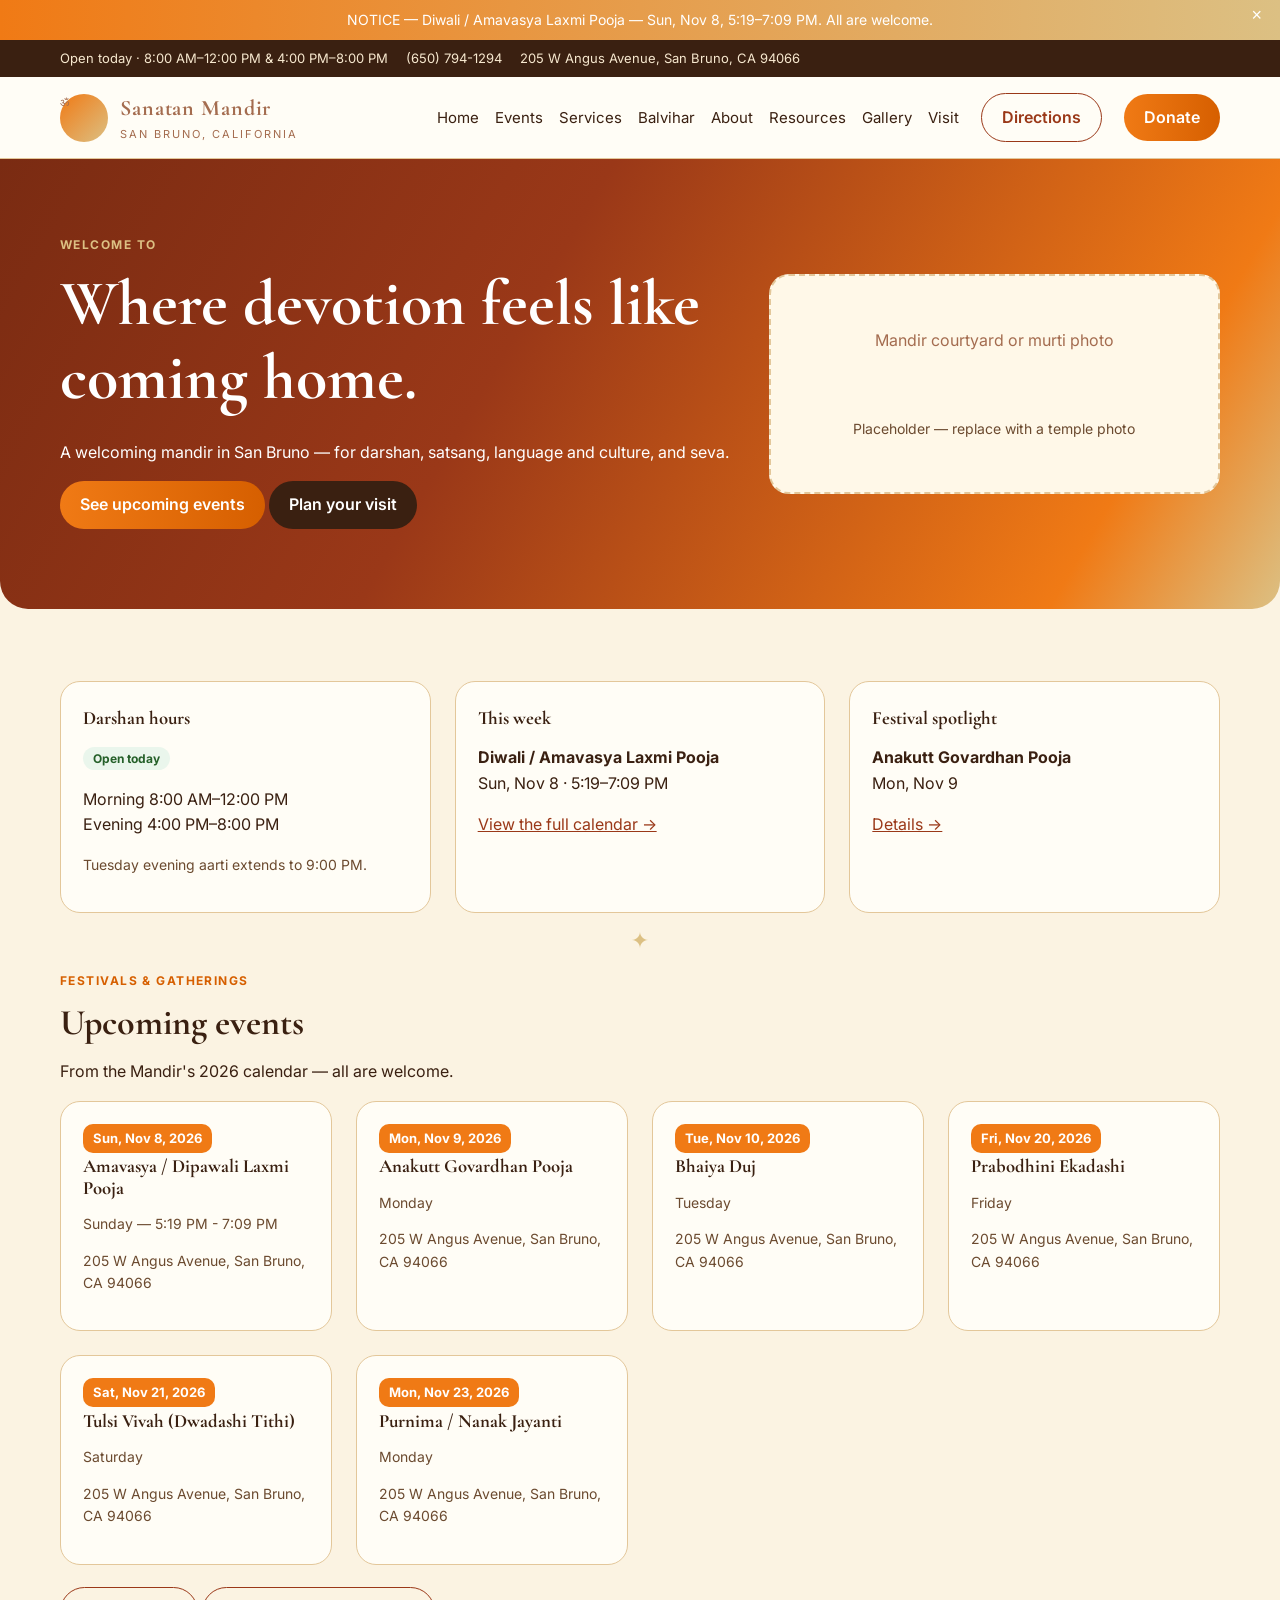
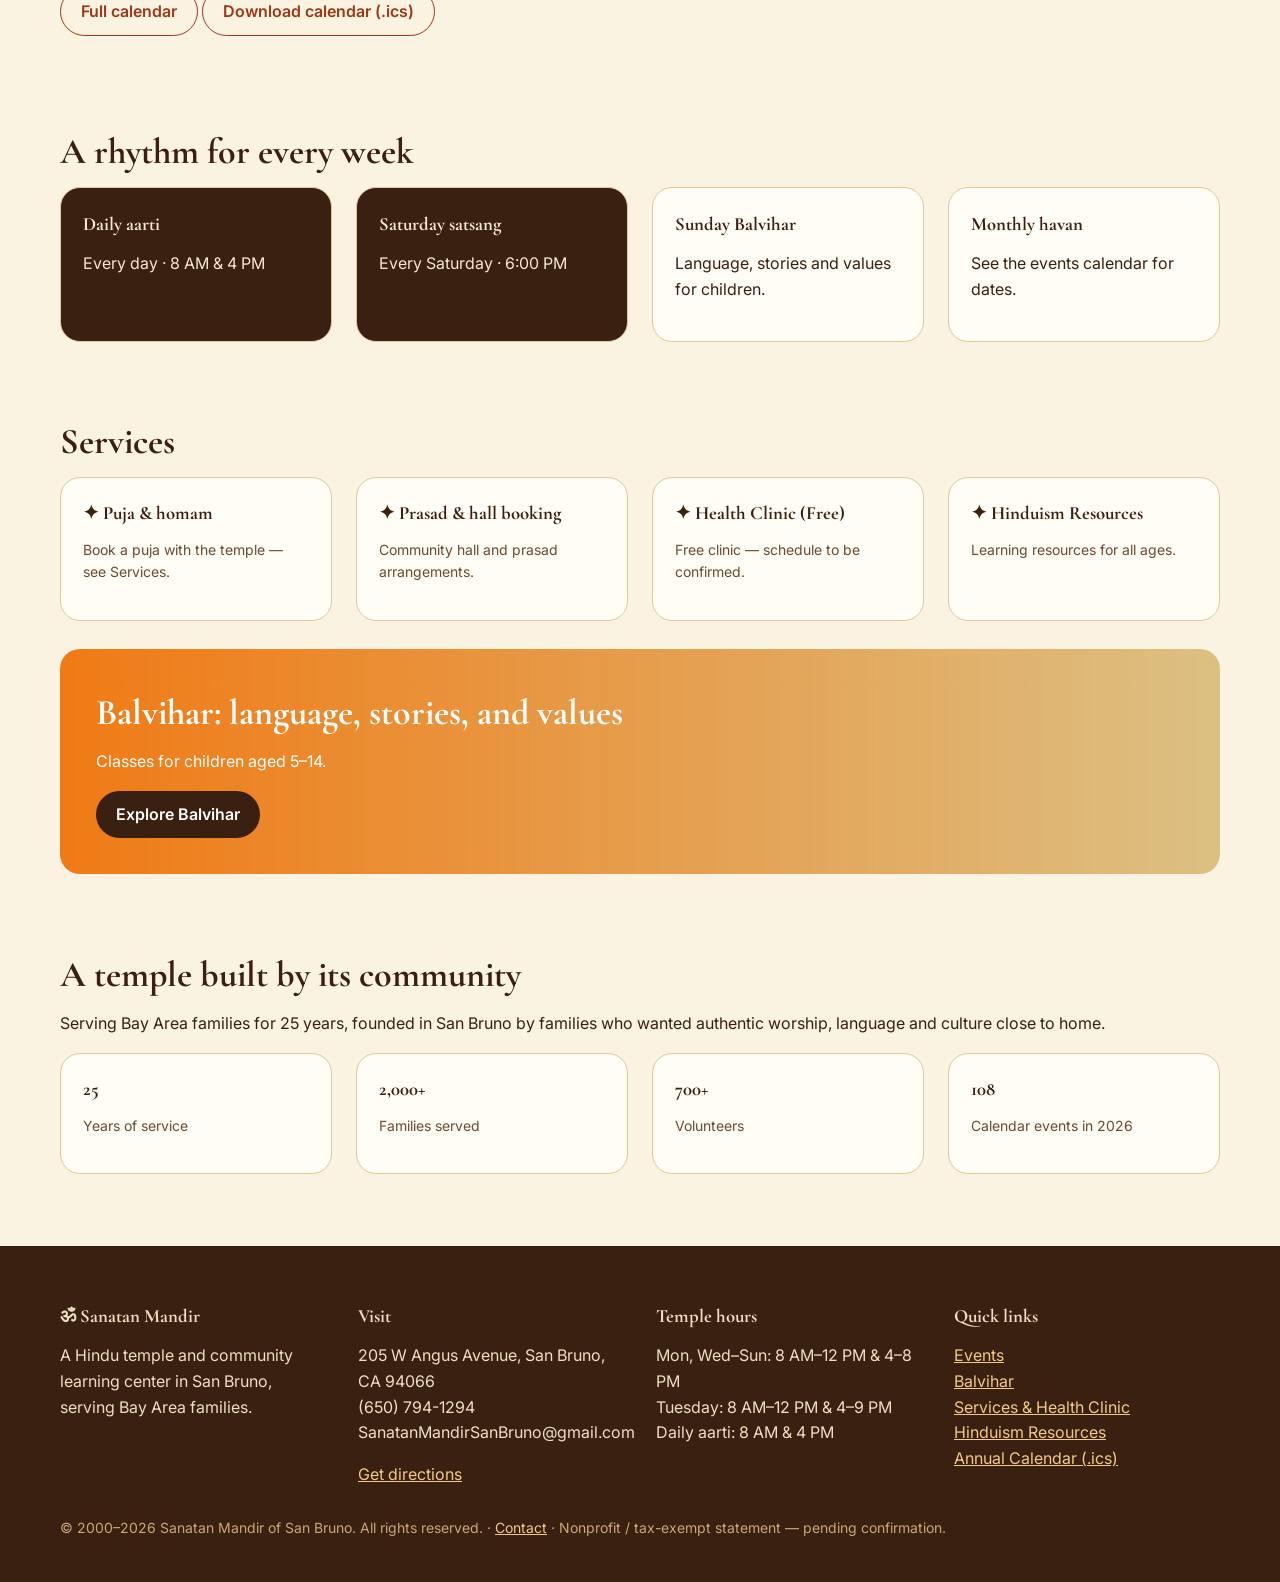
<file: index.html>
<!doctype html><html lang="en"><head><meta charset="utf-8"><meta name="viewport" content="width=device-width,initial-scale=1">
<title>Sanatan Mandir — San Bruno, California</title><link rel="preconnect" href="https://fonts.googleapis.com"><link href="https://fonts.googleapis.com/css2?family=Cormorant+Garamond:wght@600;700&family=Inter:wght@400;600;700&display=swap" rel="stylesheet"><link rel="stylesheet" href="assets/style.css"></head><body>
<div class="announce">NOTICE — Diwali / Amavasya Laxmi Pooja — Sun, Nov 8, 5:19–7:09 PM. All are welcome.<button data-dismiss aria-label="Dismiss">×</button></div>
<div class="utility"><div class="wrap"><span>Open today · 8:00 AM–12:00 PM &amp; 4:00 PM–8:00 PM</span><span>(650) 794-1294</span><span>205 W Angus Avenue, San Bruno, CA 94066</span></div></div>
<header class="site"><div class="wrap"><a class="logo" href="index.html"><span class="om">ॐ</span><span><b>Sanatan Mandir</b><span>SAN BRUNO, CALIFORNIA</span></span></a><nav class="main"><a href="index.html">Home</a><a href="events.html">Events</a><a href="services.html">Services</a><a href="balvihar.html">Balvihar</a><a href="about.html">About</a><a href="resources.html">Resources</a><a href="gallery.html">Gallery</a><a href="visit.html">Visit</a></nav><a class="btn" href="visit.html">Directions</a><a class="btn primary" href="donate.html">Donate</a></div></header><section class="hero"><div class="wrap"><div><p class="eyebrow" style="color:var(--gold)">Welcome to</p><h1>Where devotion feels like coming home.</h1><p>A welcoming mandir in San Bruno — for darshan, satsang, language and culture, and seva.</p><p><a class="btn primary" href="events.html">See upcoming events</a> <a class="btn dark" href="visit.html">Plan your visit</a></p></div><div class="ph">Mandir courtyard or murti photo<br><span class="small">Placeholder — replace with a temple photo</span></div></div></section>
<section class="section"><div class="wrap"><div class="grid">
<div class="card"><h3>Darshan hours</h3><p><span class="chip">Open today</span></p><p>Morning 8:00 AM–12:00 PM<br>Evening 4:00 PM–8:00 PM</p><p class="small">Tuesday evening aarti extends to 9:00 PM.</p></div>
<div class="card"><h3>This week</h3><p><strong>Diwali / Amavasya Laxmi Pooja</strong><br>Sun, Nov 8 · 5:19–7:09 PM</p><p><a href="events.html">View the full calendar →</a></p></div>
<div class="card"><h3>Festival spotlight</h3><p><strong>Anakutt Govardhan Pooja</strong><br>Mon, Nov 9</p><p><a href="events.html">Details →</a></p></div></div>
<div class="divider">✦</div><p class="eyebrow">Festivals &amp; gatherings</p><h2>Upcoming events</h2><p>From the Mandir's 2026 calendar — all are welcome.</p><div class="grid"><article class="card"><span class="datechip">Sun, Nov 8, 2026</span><h3>Amavasya / Dipawali Laxmi Pooja</h3><p class="small">Sunday — 5:19 PM - 7:09 PM</p><p class="small">205 W Angus Avenue, San Bruno, CA 94066</p></article><article class="card"><span class="datechip">Mon, Nov 9, 2026</span><h3>Anakutt Govardhan Pooja</h3><p class="small">Monday</p><p class="small">205 W Angus Avenue, San Bruno, CA 94066</p></article><article class="card"><span class="datechip">Tue, Nov 10, 2026</span><h3>Bhaiya Duj</h3><p class="small">Tuesday</p><p class="small">205 W Angus Avenue, San Bruno, CA 94066</p></article><article class="card"><span class="datechip">Fri, Nov 20, 2026</span><h3>Prabodhini Ekadashi</h3><p class="small">Friday</p><p class="small">205 W Angus Avenue, San Bruno, CA 94066</p></article><article class="card"><span class="datechip">Sat, Nov 21, 2026</span><h3>Tulsi Vivah (Dwadashi Tithi)</h3><p class="small">Saturday</p><p class="small">205 W Angus Avenue, San Bruno, CA 94066</p></article><article class="card"><span class="datechip">Mon, Nov 23, 2026</span><h3>Purnima / Nanak Jayanti</h3><p class="small">Monday</p><p class="small">205 W Angus Avenue, San Bruno, CA 94066</p></article></div><p style="margin-top:22px"><a class="btn" href="events.html">Full calendar</a> <a class="btn" href="data/calendar.ics">Download calendar (.ics)</a></p></div></section>
<section class="section" style="padding-top:0"><div class="wrap"><h2>A rhythm for every week</h2><div class="grid"><div class="card dark"><h3>Daily aarti</h3><p>Every day · 8 AM &amp; 4 PM</p></div><div class="card dark"><h3>Saturday satsang</h3><p>Every Saturday · 6:00 PM</p></div><div class="card"><h3>Sunday Balvihar</h3><p>Language, stories and values for children.</p></div><div class="card"><h3>Monthly havan</h3><p>See the events calendar for dates.</p></div></div></div></section>
<section class="section" style="padding-top:0"><div class="wrap"><h2>Services</h2><div class="grid"><div class="card"><h3>✦ Puja &amp; homam</h3><p class="small">Book a puja with the temple — see Services.</p></div><div class="card"><h3>✦ Prasad &amp; hall booking</h3><p class="small">Community hall and prasad arrangements.</p></div><div class="card"><h3>✦ Health Clinic (Free)</h3><p class="small">Free clinic — schedule to be confirmed.</p></div><div class="card"><h3>✦ Hinduism Resources</h3><p class="small">Learning resources for all ages.</p></div></div>
<div class="band" style="margin-top:28px"><h2>Balvihar: language, stories, and values</h2><p>Classes for children aged 5–14.</p><a class="btn dark" href="balvihar.html">Explore Balvihar</a></div></div></section>
<section class="section" style="padding-top:0"><div class="wrap"><h2>A temple built by its community</h2><p>Serving Bay Area families for 25 years, founded in San Bruno by families who wanted authentic worship, language and culture close to home.</p><div class="grid"><div class="card"><h3>25</h3><p class="small">Years of service</p></div><div class="card"><h3>2,000+</h3><p class="small">Families served</p></div><div class="card"><h3>700+</h3><p class="small">Volunteers</p></div><div class="card"><h3>108</h3><p class="small">Calendar events in 2026</p></div></div></div></section>
<footer><div class="wrap"><div class="grid"><div><h3>ॐ Sanatan Mandir</h3><p>A Hindu temple and community learning center in San Bruno, serving Bay Area families.</p></div>
<div><h3>Visit</h3><p>205 W Angus Avenue, San Bruno, CA 94066<br>(650) 794-1294<br>SanatanMandirSanBruno@gmail.com</p><p><a href="https://www.google.com/maps/search/?api=1&query=Sanatan+Mandir+205+W+Angus+Ave+San+Bruno+CA+94066">Get directions</a></p></div>
<div><h3>Temple hours</h3><p>Mon, Wed–Sun: 8 AM–12 PM &amp; 4–8 PM<br>Tuesday: 8 AM–12 PM &amp; 4–9 PM<br>Daily aarti: 8 AM &amp; 4 PM</p></div>
<div><h3>Quick links</h3><p><a href="events.html">Events</a><br><a href="balvihar.html">Balvihar</a><br><a href="services.html">Services &amp; Health Clinic</a><br><a href="resources.html">Hinduism Resources</a><br><a href="data/calendar.ics">Annual Calendar (.ics)</a></p></div></div>
<p class="small" style="color:#C9A87A">© 2000–2026 Sanatan Mandir of San Bruno. All rights reserved. · <a href="contact.html">Contact</a> · Nonprofit / tax-exempt statement — pending confirmation.</p></div></footer><script src="assets/site.js"></script></body></html>
</file>
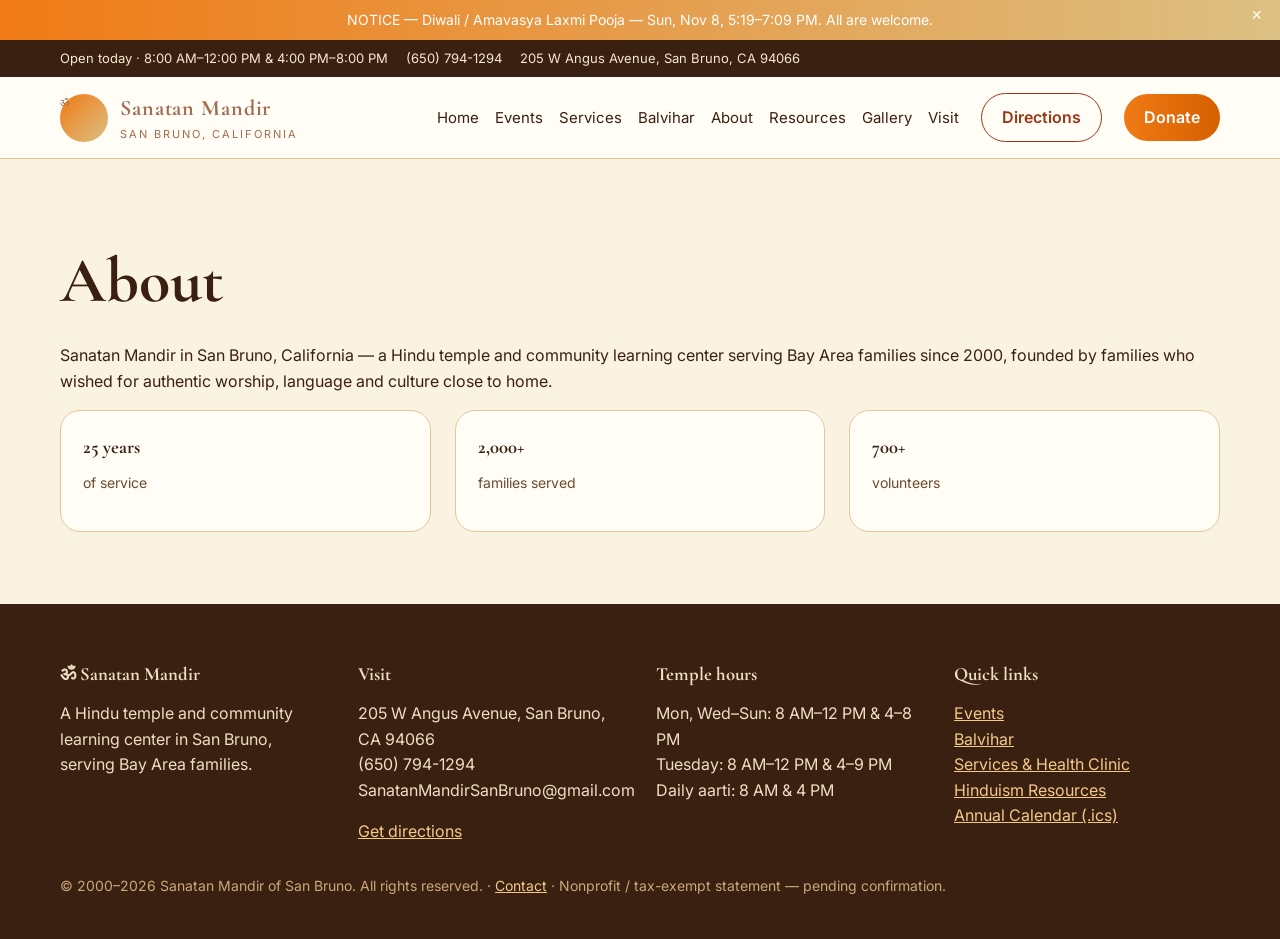
<file: about.html>
<!doctype html><html lang="en"><head><meta charset="utf-8"><meta name="viewport" content="width=device-width,initial-scale=1">
<title>Sanatan Mandir — San Bruno, California</title><link rel="preconnect" href="https://fonts.googleapis.com"><link href="https://fonts.googleapis.com/css2?family=Cormorant+Garamond:wght@600;700&family=Inter:wght@400;600;700&display=swap" rel="stylesheet"><link rel="stylesheet" href="assets/style.css"></head><body>
<div class="announce">NOTICE — Diwali / Amavasya Laxmi Pooja — Sun, Nov 8, 5:19–7:09 PM. All are welcome.<button data-dismiss aria-label="Dismiss">×</button></div>
<div class="utility"><div class="wrap"><span>Open today · 8:00 AM–12:00 PM &amp; 4:00 PM–8:00 PM</span><span>(650) 794-1294</span><span>205 W Angus Avenue, San Bruno, CA 94066</span></div></div>
<header class="site"><div class="wrap"><a class="logo" href="index.html"><span class="om">ॐ</span><span><b>Sanatan Mandir</b><span>SAN BRUNO, CALIFORNIA</span></span></a><nav class="main"><a href="index.html">Home</a><a href="events.html">Events</a><a href="services.html">Services</a><a href="balvihar.html">Balvihar</a><a href="about.html">About</a><a href="resources.html">Resources</a><a href="gallery.html">Gallery</a><a href="visit.html">Visit</a></nav><a class="btn" href="visit.html">Directions</a><a class="btn primary" href="donate.html">Donate</a></div></header><main class="section"><div class="wrap"><h1>About</h1><p>Sanatan Mandir in San Bruno, California — a Hindu temple and community learning center serving Bay Area families since 2000, founded by families who wished for authentic worship, language and culture close to home.</p><div class="grid"><div class="card"><h3>25 years</h3><p class="small">of service</p></div><div class="card"><h3>2,000+</h3><p class="small">families served</p></div><div class="card"><h3>700+</h3><p class="small">volunteers</p></div></div></div></main><footer><div class="wrap"><div class="grid"><div><h3>ॐ Sanatan Mandir</h3><p>A Hindu temple and community learning center in San Bruno, serving Bay Area families.</p></div>
<div><h3>Visit</h3><p>205 W Angus Avenue, San Bruno, CA 94066<br>(650) 794-1294<br>SanatanMandirSanBruno@gmail.com</p><p><a href="https://www.google.com/maps/search/?api=1&query=Sanatan+Mandir+205+W+Angus+Ave+San+Bruno+CA+94066">Get directions</a></p></div>
<div><h3>Temple hours</h3><p>Mon, Wed–Sun: 8 AM–12 PM &amp; 4–8 PM<br>Tuesday: 8 AM–12 PM &amp; 4–9 PM<br>Daily aarti: 8 AM &amp; 4 PM</p></div>
<div><h3>Quick links</h3><p><a href="events.html">Events</a><br><a href="balvihar.html">Balvihar</a><br><a href="services.html">Services &amp; Health Clinic</a><br><a href="resources.html">Hinduism Resources</a><br><a href="data/calendar.ics">Annual Calendar (.ics)</a></p></div></div>
<p class="small" style="color:#C9A87A">© 2000–2026 Sanatan Mandir of San Bruno. All rights reserved. · <a href="contact.html">Contact</a> · Nonprofit / tax-exempt statement — pending confirmation.</p></div></footer><script src="assets/site.js"></script></body></html>
</file>
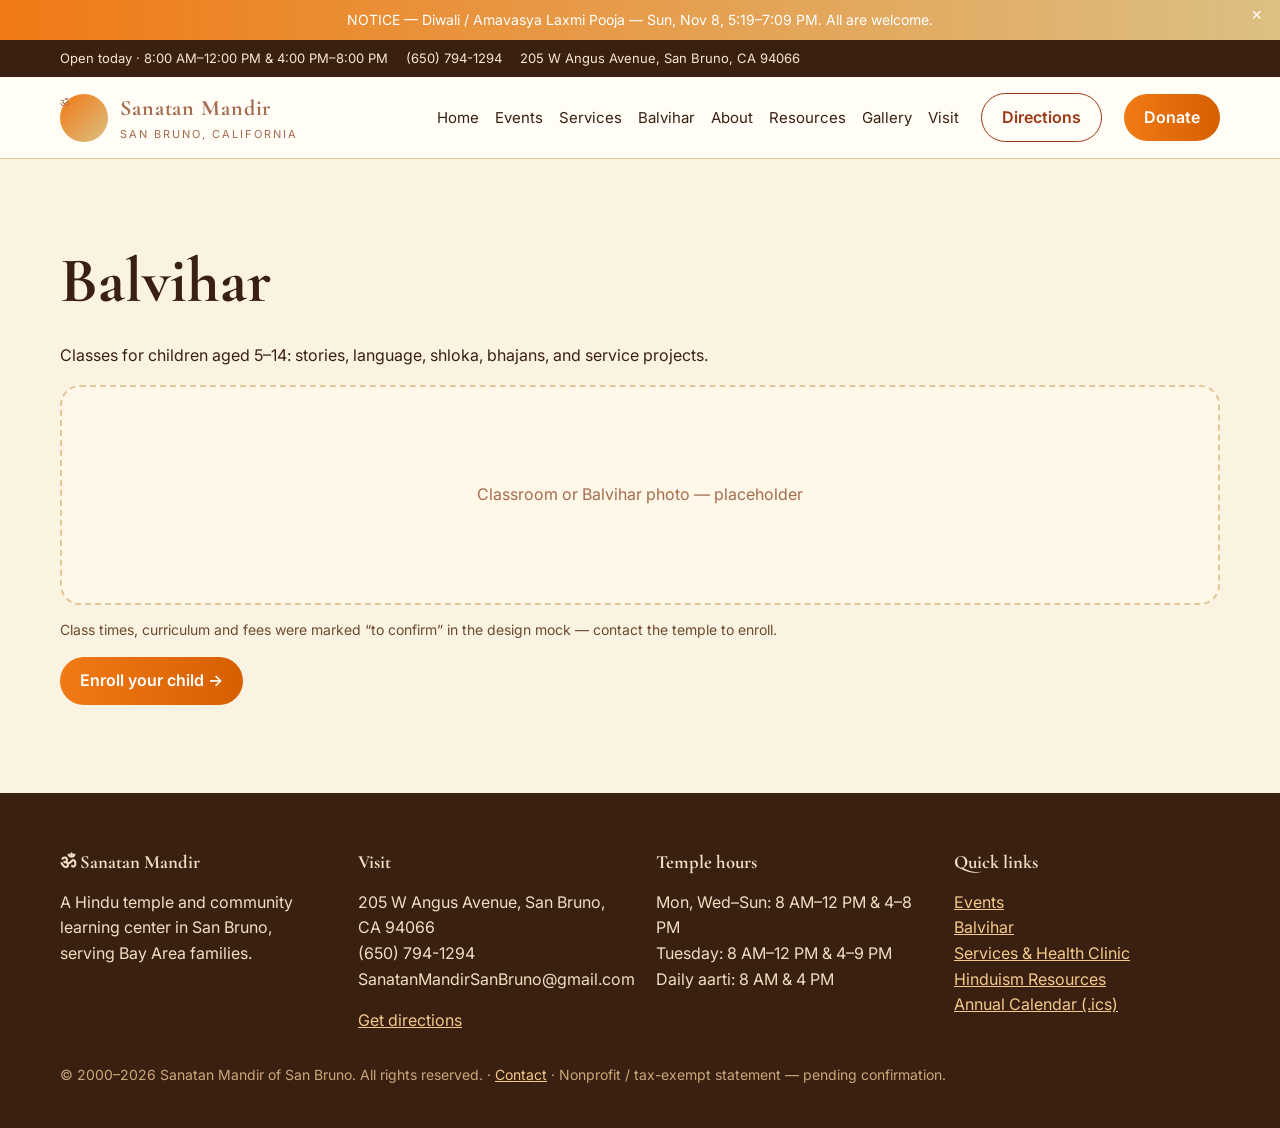
<file: balvihar.html>
<!doctype html><html lang="en"><head><meta charset="utf-8"><meta name="viewport" content="width=device-width,initial-scale=1">
<title>Sanatan Mandir — San Bruno, California</title><link rel="preconnect" href="https://fonts.googleapis.com"><link href="https://fonts.googleapis.com/css2?family=Cormorant+Garamond:wght@600;700&family=Inter:wght@400;600;700&display=swap" rel="stylesheet"><link rel="stylesheet" href="assets/style.css"></head><body>
<div class="announce">NOTICE — Diwali / Amavasya Laxmi Pooja — Sun, Nov 8, 5:19–7:09 PM. All are welcome.<button data-dismiss aria-label="Dismiss">×</button></div>
<div class="utility"><div class="wrap"><span>Open today · 8:00 AM–12:00 PM &amp; 4:00 PM–8:00 PM</span><span>(650) 794-1294</span><span>205 W Angus Avenue, San Bruno, CA 94066</span></div></div>
<header class="site"><div class="wrap"><a class="logo" href="index.html"><span class="om">ॐ</span><span><b>Sanatan Mandir</b><span>SAN BRUNO, CALIFORNIA</span></span></a><nav class="main"><a href="index.html">Home</a><a href="events.html">Events</a><a href="services.html">Services</a><a href="balvihar.html">Balvihar</a><a href="about.html">About</a><a href="resources.html">Resources</a><a href="gallery.html">Gallery</a><a href="visit.html">Visit</a></nav><a class="btn" href="visit.html">Directions</a><a class="btn primary" href="donate.html">Donate</a></div></header><main class="section"><div class="wrap"><h1>Balvihar</h1><p>Classes for children aged 5–14: stories, language, shloka, bhajans, and service projects.</p><div class="ph">Classroom or Balvihar photo — placeholder</div><p class="small">Class times, curriculum and fees were marked “to confirm” in the design mock — contact the temple to enroll.</p><p><a class="btn primary" href="contact.html">Enroll your child →</a></p></div></main><footer><div class="wrap"><div class="grid"><div><h3>ॐ Sanatan Mandir</h3><p>A Hindu temple and community learning center in San Bruno, serving Bay Area families.</p></div>
<div><h3>Visit</h3><p>205 W Angus Avenue, San Bruno, CA 94066<br>(650) 794-1294<br>SanatanMandirSanBruno@gmail.com</p><p><a href="https://www.google.com/maps/search/?api=1&query=Sanatan+Mandir+205+W+Angus+Ave+San+Bruno+CA+94066">Get directions</a></p></div>
<div><h3>Temple hours</h3><p>Mon, Wed–Sun: 8 AM–12 PM &amp; 4–8 PM<br>Tuesday: 8 AM–12 PM &amp; 4–9 PM<br>Daily aarti: 8 AM &amp; 4 PM</p></div>
<div><h3>Quick links</h3><p><a href="events.html">Events</a><br><a href="balvihar.html">Balvihar</a><br><a href="services.html">Services &amp; Health Clinic</a><br><a href="resources.html">Hinduism Resources</a><br><a href="data/calendar.ics">Annual Calendar (.ics)</a></p></div></div>
<p class="small" style="color:#C9A87A">© 2000–2026 Sanatan Mandir of San Bruno. All rights reserved. · <a href="contact.html">Contact</a> · Nonprofit / tax-exempt statement — pending confirmation.</p></div></footer><script src="assets/site.js"></script></body></html>
</file>
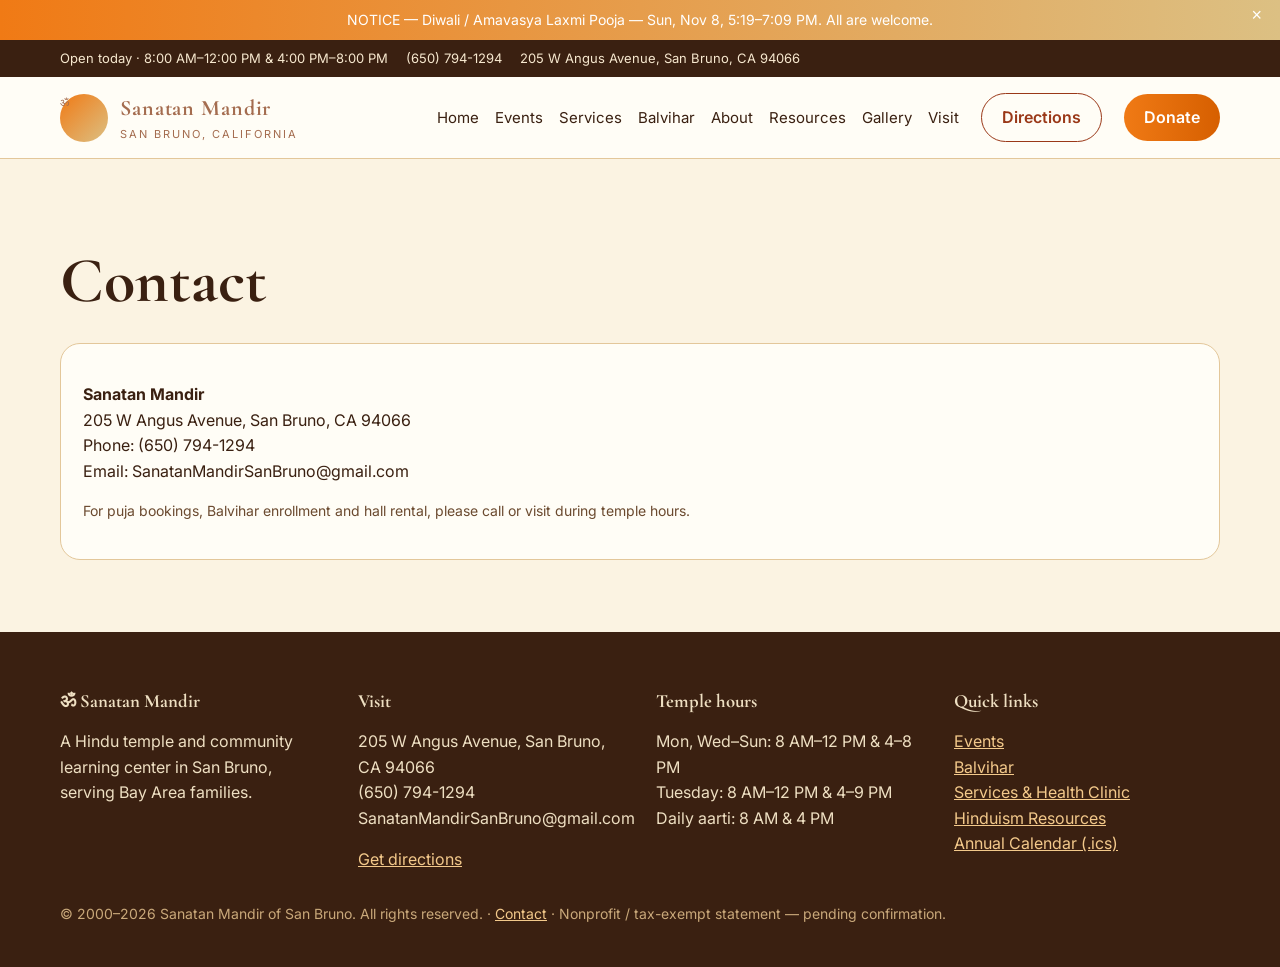
<file: contact.html>
<!doctype html><html lang="en"><head><meta charset="utf-8"><meta name="viewport" content="width=device-width,initial-scale=1">
<title>Sanatan Mandir — San Bruno, California</title><link rel="preconnect" href="https://fonts.googleapis.com"><link href="https://fonts.googleapis.com/css2?family=Cormorant+Garamond:wght@600;700&family=Inter:wght@400;600;700&display=swap" rel="stylesheet"><link rel="stylesheet" href="assets/style.css"></head><body>
<div class="announce">NOTICE — Diwali / Amavasya Laxmi Pooja — Sun, Nov 8, 5:19–7:09 PM. All are welcome.<button data-dismiss aria-label="Dismiss">×</button></div>
<div class="utility"><div class="wrap"><span>Open today · 8:00 AM–12:00 PM &amp; 4:00 PM–8:00 PM</span><span>(650) 794-1294</span><span>205 W Angus Avenue, San Bruno, CA 94066</span></div></div>
<header class="site"><div class="wrap"><a class="logo" href="index.html"><span class="om">ॐ</span><span><b>Sanatan Mandir</b><span>SAN BRUNO, CALIFORNIA</span></span></a><nav class="main"><a href="index.html">Home</a><a href="events.html">Events</a><a href="services.html">Services</a><a href="balvihar.html">Balvihar</a><a href="about.html">About</a><a href="resources.html">Resources</a><a href="gallery.html">Gallery</a><a href="visit.html">Visit</a></nav><a class="btn" href="visit.html">Directions</a><a class="btn primary" href="donate.html">Donate</a></div></header><main class="section"><div class="wrap"><h1>Contact</h1><div class="card"><p><strong>Sanatan Mandir</strong><br>205 W Angus Avenue, San Bruno, CA 94066<br>Phone: (650) 794-1294<br>Email: SanatanMandirSanBruno@gmail.com</p><p class="small">For puja bookings, Balvihar enrollment and hall rental, please call or visit during temple hours.</p></div></div></main><footer><div class="wrap"><div class="grid"><div><h3>ॐ Sanatan Mandir</h3><p>A Hindu temple and community learning center in San Bruno, serving Bay Area families.</p></div>
<div><h3>Visit</h3><p>205 W Angus Avenue, San Bruno, CA 94066<br>(650) 794-1294<br>SanatanMandirSanBruno@gmail.com</p><p><a href="https://www.google.com/maps/search/?api=1&query=Sanatan+Mandir+205+W+Angus+Ave+San+Bruno+CA+94066">Get directions</a></p></div>
<div><h3>Temple hours</h3><p>Mon, Wed–Sun: 8 AM–12 PM &amp; 4–8 PM<br>Tuesday: 8 AM–12 PM &amp; 4–9 PM<br>Daily aarti: 8 AM &amp; 4 PM</p></div>
<div><h3>Quick links</h3><p><a href="events.html">Events</a><br><a href="balvihar.html">Balvihar</a><br><a href="services.html">Services &amp; Health Clinic</a><br><a href="resources.html">Hinduism Resources</a><br><a href="data/calendar.ics">Annual Calendar (.ics)</a></p></div></div>
<p class="small" style="color:#C9A87A">© 2000–2026 Sanatan Mandir of San Bruno. All rights reserved. · <a href="contact.html">Contact</a> · Nonprofit / tax-exempt statement — pending confirmation.</p></div></footer><script src="assets/site.js"></script></body></html>
</file>
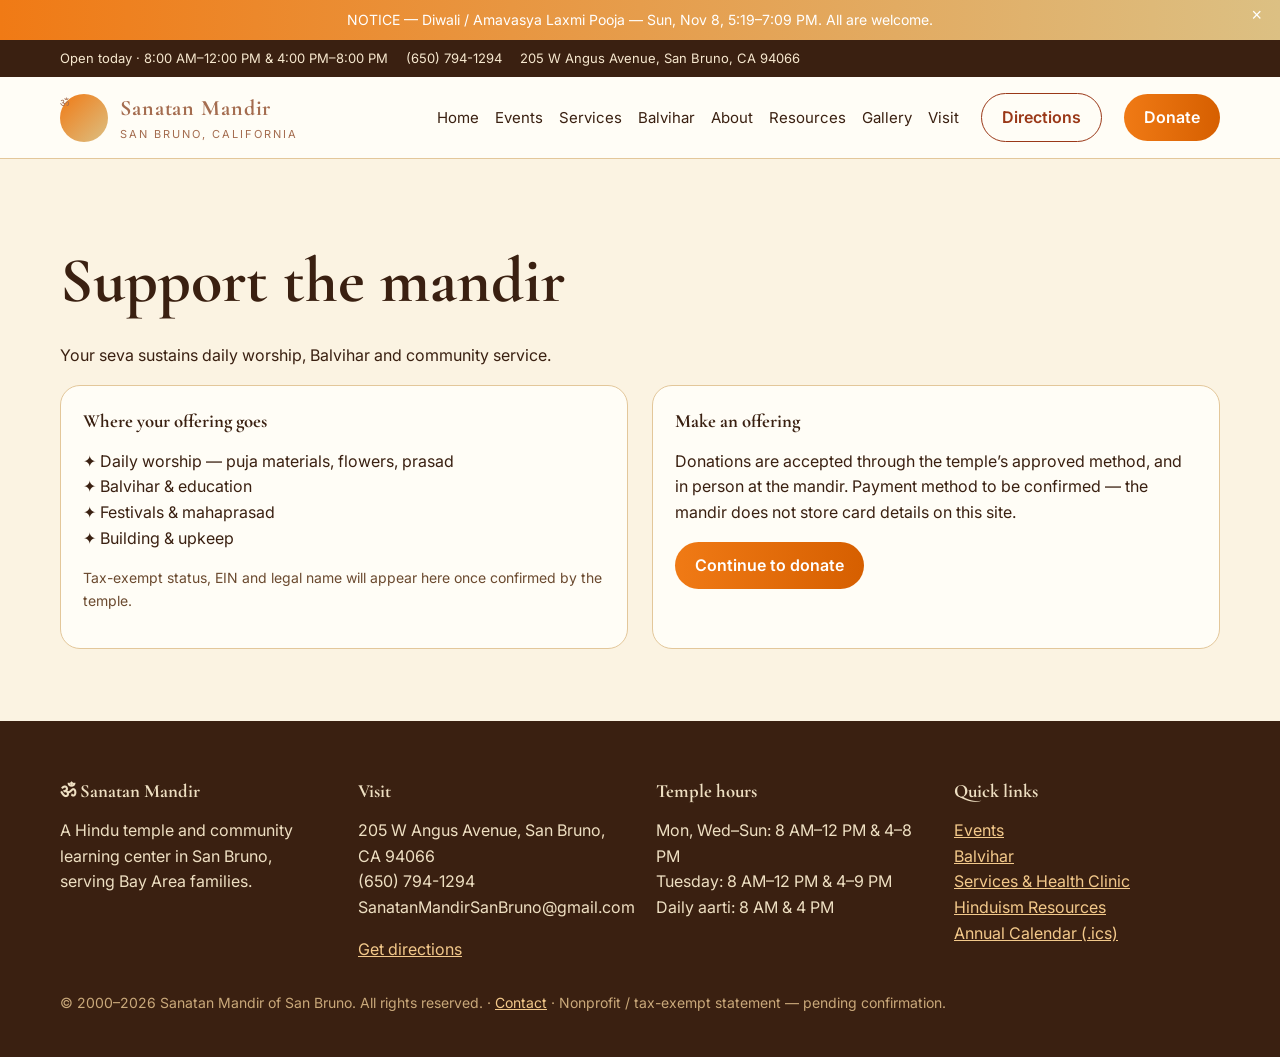
<file: donate.html>
<!doctype html><html lang="en"><head><meta charset="utf-8"><meta name="viewport" content="width=device-width,initial-scale=1">
<title>Sanatan Mandir — San Bruno, California</title><link rel="preconnect" href="https://fonts.googleapis.com"><link href="https://fonts.googleapis.com/css2?family=Cormorant+Garamond:wght@600;700&family=Inter:wght@400;600;700&display=swap" rel="stylesheet"><link rel="stylesheet" href="assets/style.css"></head><body>
<div class="announce">NOTICE — Diwali / Amavasya Laxmi Pooja — Sun, Nov 8, 5:19–7:09 PM. All are welcome.<button data-dismiss aria-label="Dismiss">×</button></div>
<div class="utility"><div class="wrap"><span>Open today · 8:00 AM–12:00 PM &amp; 4:00 PM–8:00 PM</span><span>(650) 794-1294</span><span>205 W Angus Avenue, San Bruno, CA 94066</span></div></div>
<header class="site"><div class="wrap"><a class="logo" href="index.html"><span class="om">ॐ</span><span><b>Sanatan Mandir</b><span>SAN BRUNO, CALIFORNIA</span></span></a><nav class="main"><a href="index.html">Home</a><a href="events.html">Events</a><a href="services.html">Services</a><a href="balvihar.html">Balvihar</a><a href="about.html">About</a><a href="resources.html">Resources</a><a href="gallery.html">Gallery</a><a href="visit.html">Visit</a></nav><a class="btn" href="visit.html">Directions</a><a class="btn primary" href="donate.html">Donate</a></div></header><main class="section"><div class="wrap"><h1>Support the mandir</h1><p>Your seva sustains daily worship, Balvihar and community service.</p><div class="grid"><div class="card"><h3>Where your offering goes</h3><p>✦ Daily worship — puja materials, flowers, prasad<br>✦ Balvihar &amp; education<br>✦ Festivals &amp; mahaprasad<br>✦ Building &amp; upkeep</p><p class="small">Tax-exempt status, EIN and legal name will appear here once confirmed by the temple.</p></div><div class="card"><h3>Make an offering</h3><p>Donations are accepted through the temple’s approved method, and in person at the mandir. Payment method to be confirmed — the mandir does not store card details on this site.</p><a class="btn primary" href="contact.html">Continue to donate</a></div></div></div></main><footer><div class="wrap"><div class="grid"><div><h3>ॐ Sanatan Mandir</h3><p>A Hindu temple and community learning center in San Bruno, serving Bay Area families.</p></div>
<div><h3>Visit</h3><p>205 W Angus Avenue, San Bruno, CA 94066<br>(650) 794-1294<br>SanatanMandirSanBruno@gmail.com</p><p><a href="https://www.google.com/maps/search/?api=1&query=Sanatan+Mandir+205+W+Angus+Ave+San+Bruno+CA+94066">Get directions</a></p></div>
<div><h3>Temple hours</h3><p>Mon, Wed–Sun: 8 AM–12 PM &amp; 4–8 PM<br>Tuesday: 8 AM–12 PM &amp; 4–9 PM<br>Daily aarti: 8 AM &amp; 4 PM</p></div>
<div><h3>Quick links</h3><p><a href="events.html">Events</a><br><a href="balvihar.html">Balvihar</a><br><a href="services.html">Services &amp; Health Clinic</a><br><a href="resources.html">Hinduism Resources</a><br><a href="data/calendar.ics">Annual Calendar (.ics)</a></p></div></div>
<p class="small" style="color:#C9A87A">© 2000–2026 Sanatan Mandir of San Bruno. All rights reserved. · <a href="contact.html">Contact</a> · Nonprofit / tax-exempt statement — pending confirmation.</p></div></footer><script src="assets/site.js"></script></body></html>
</file>
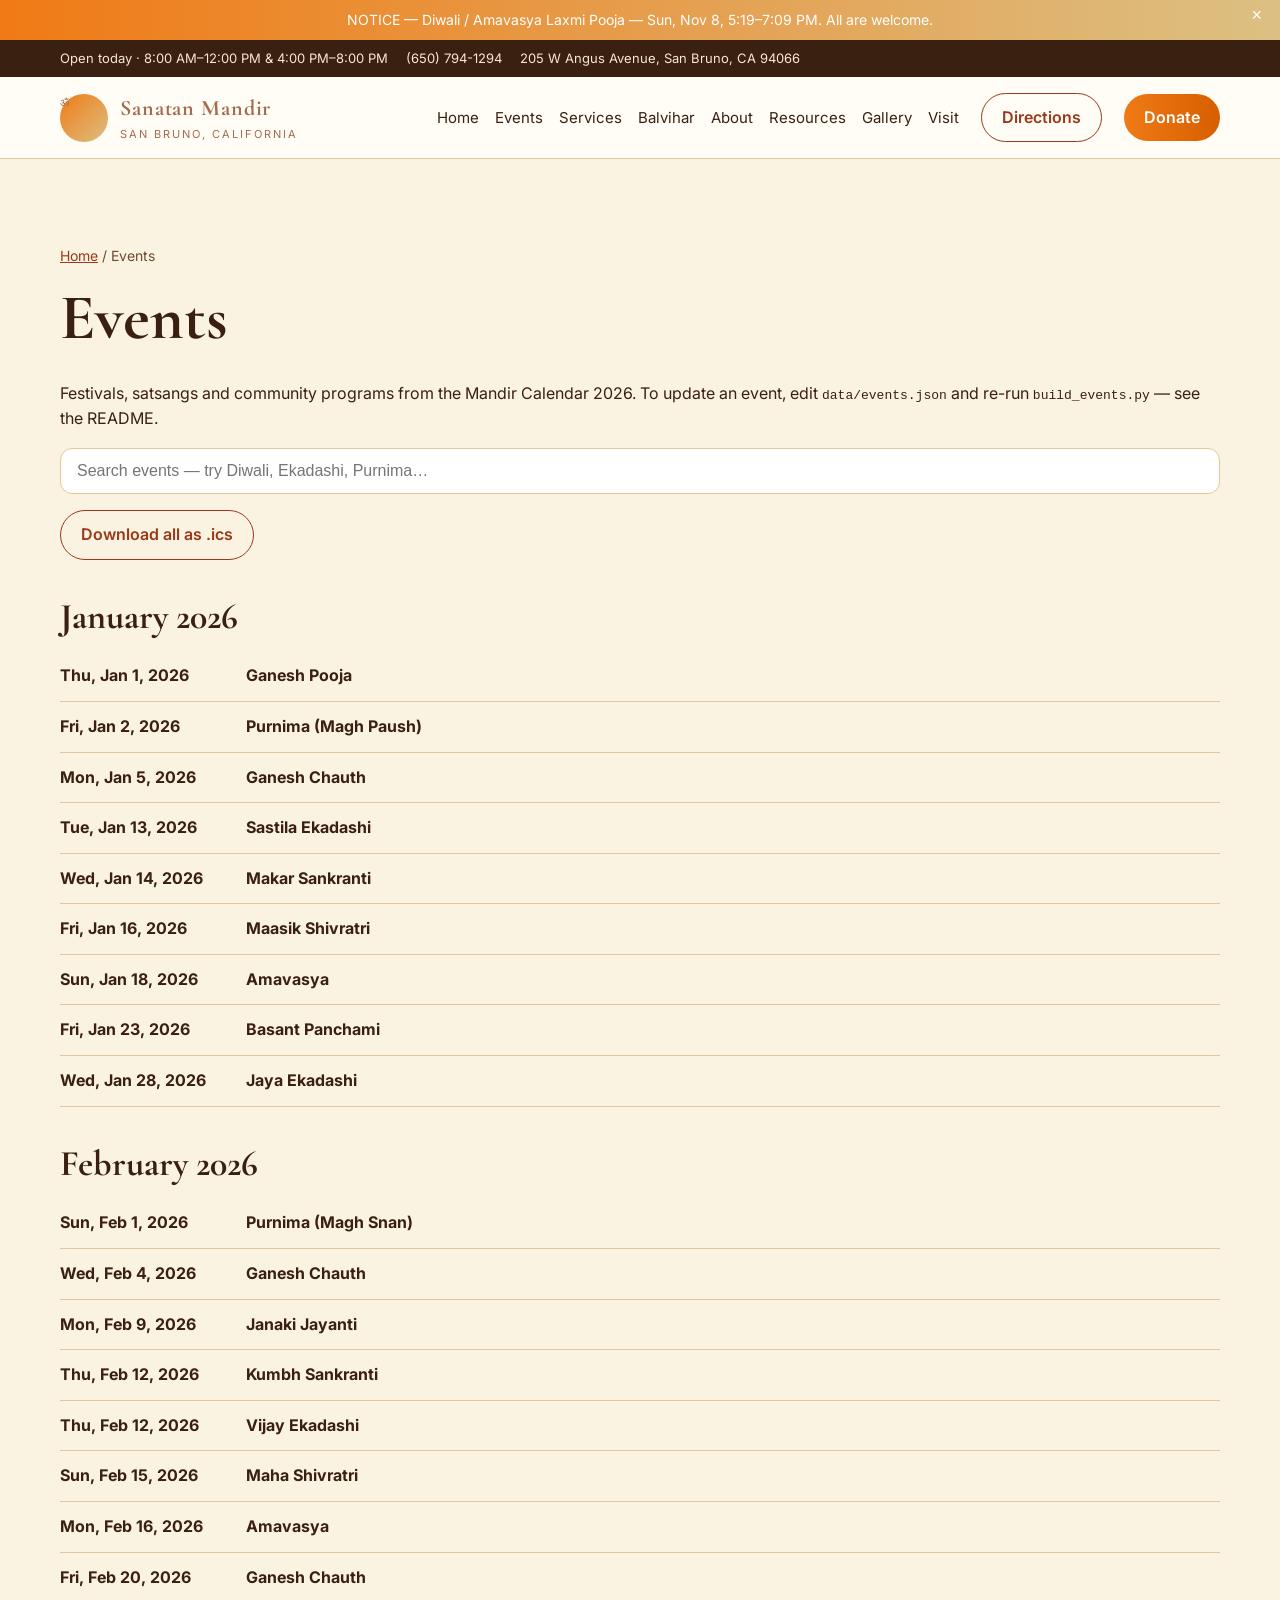
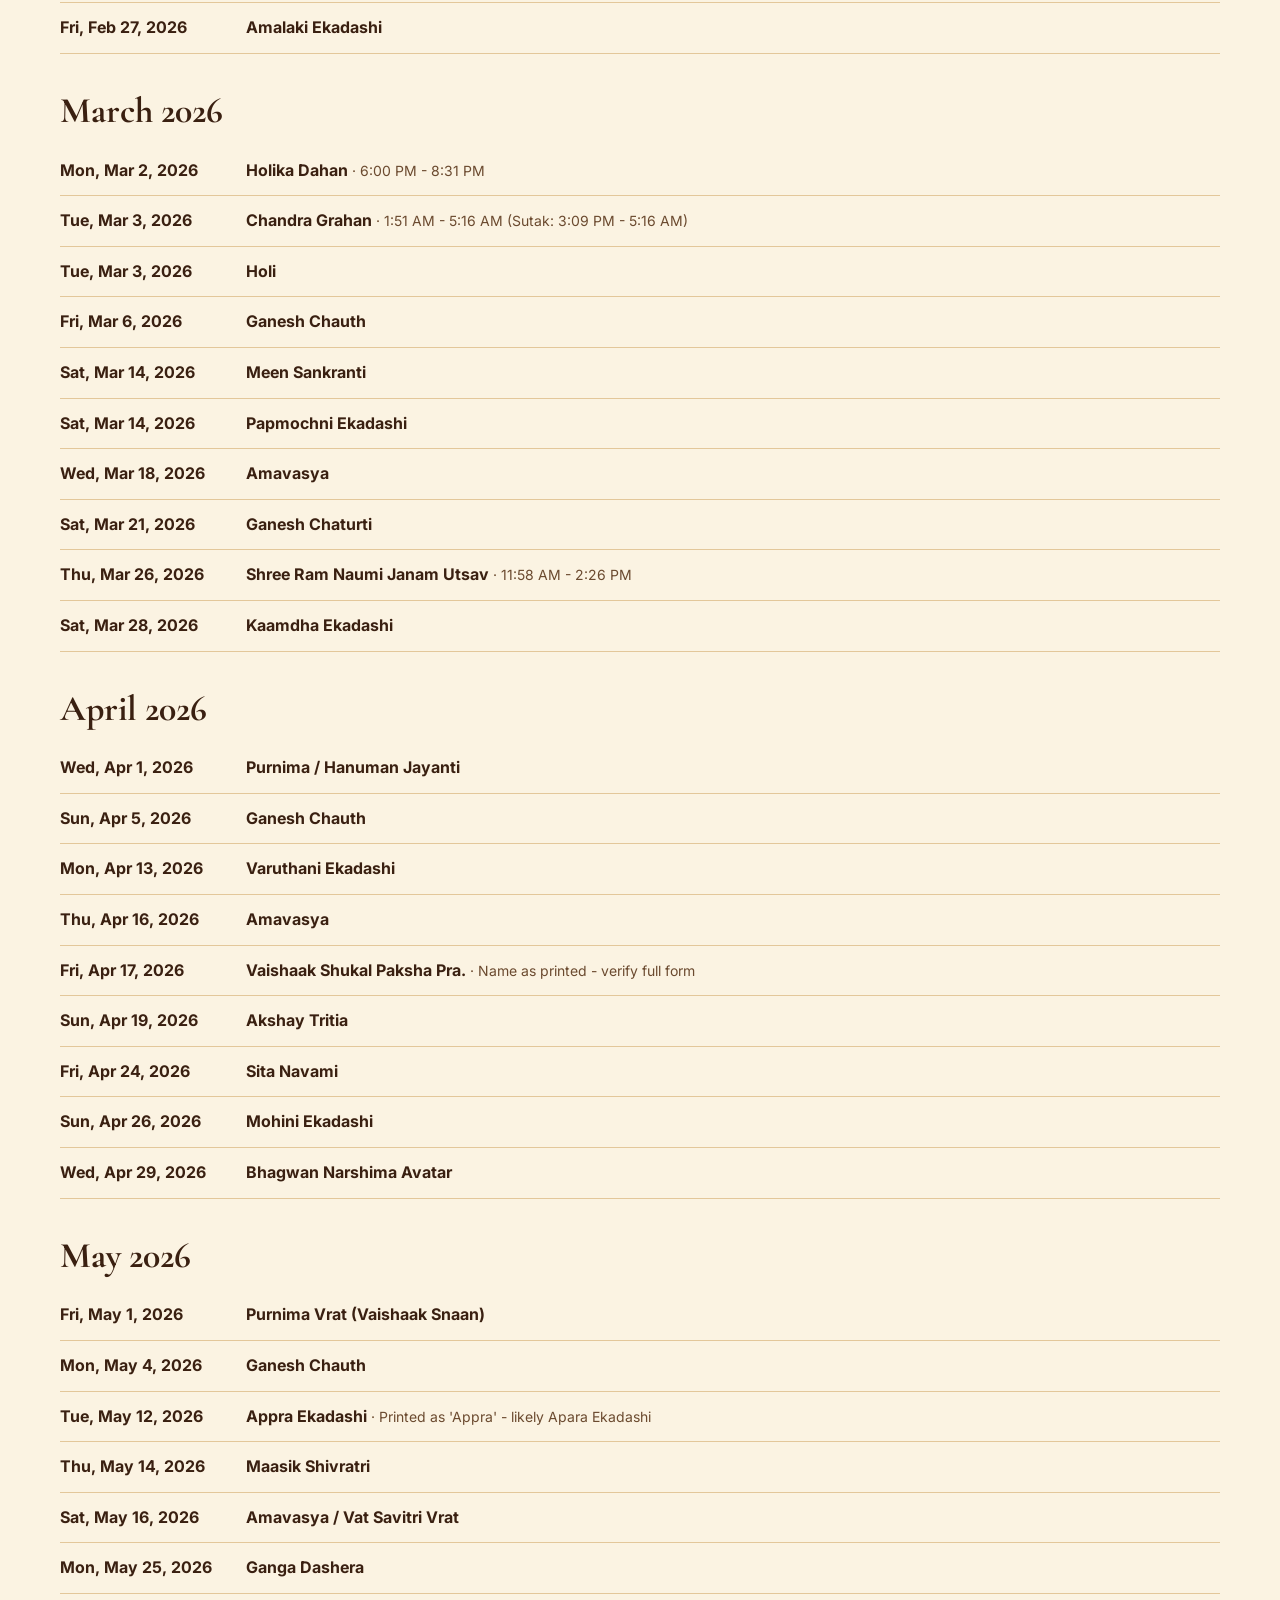
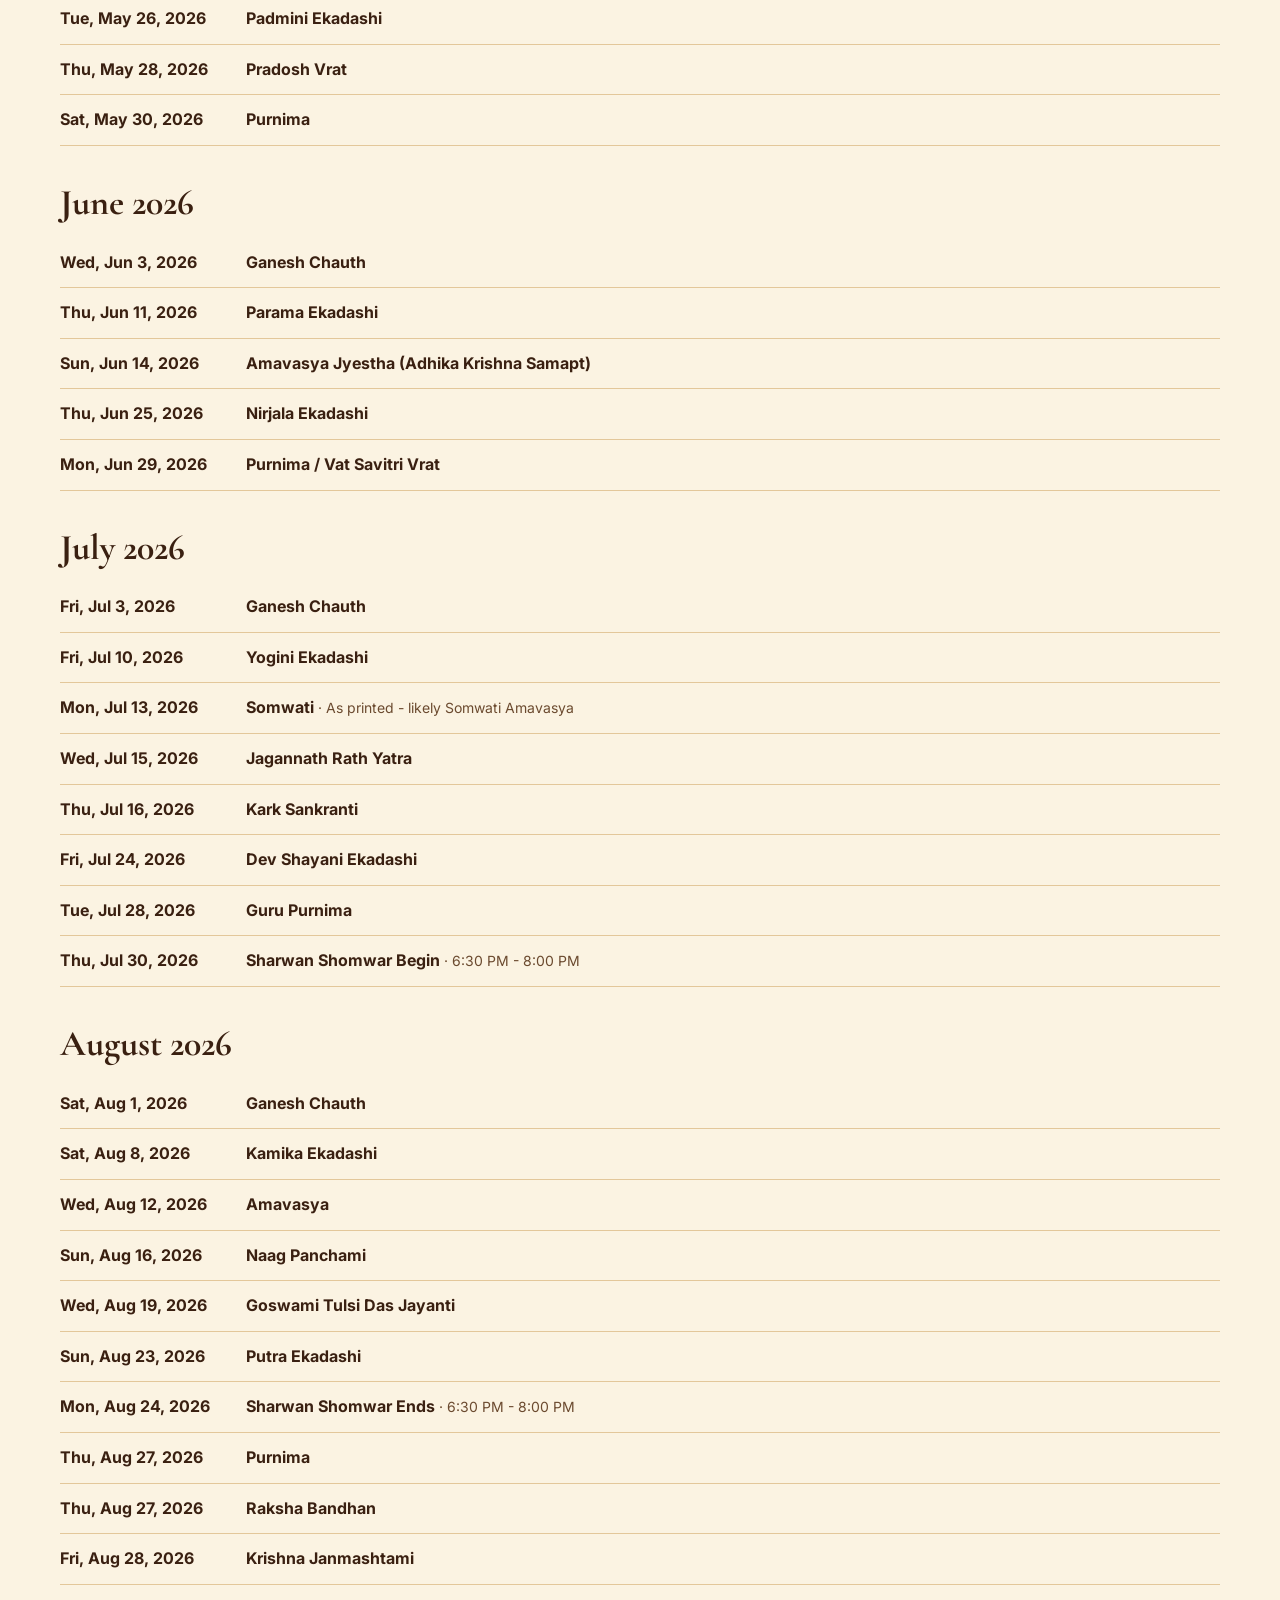
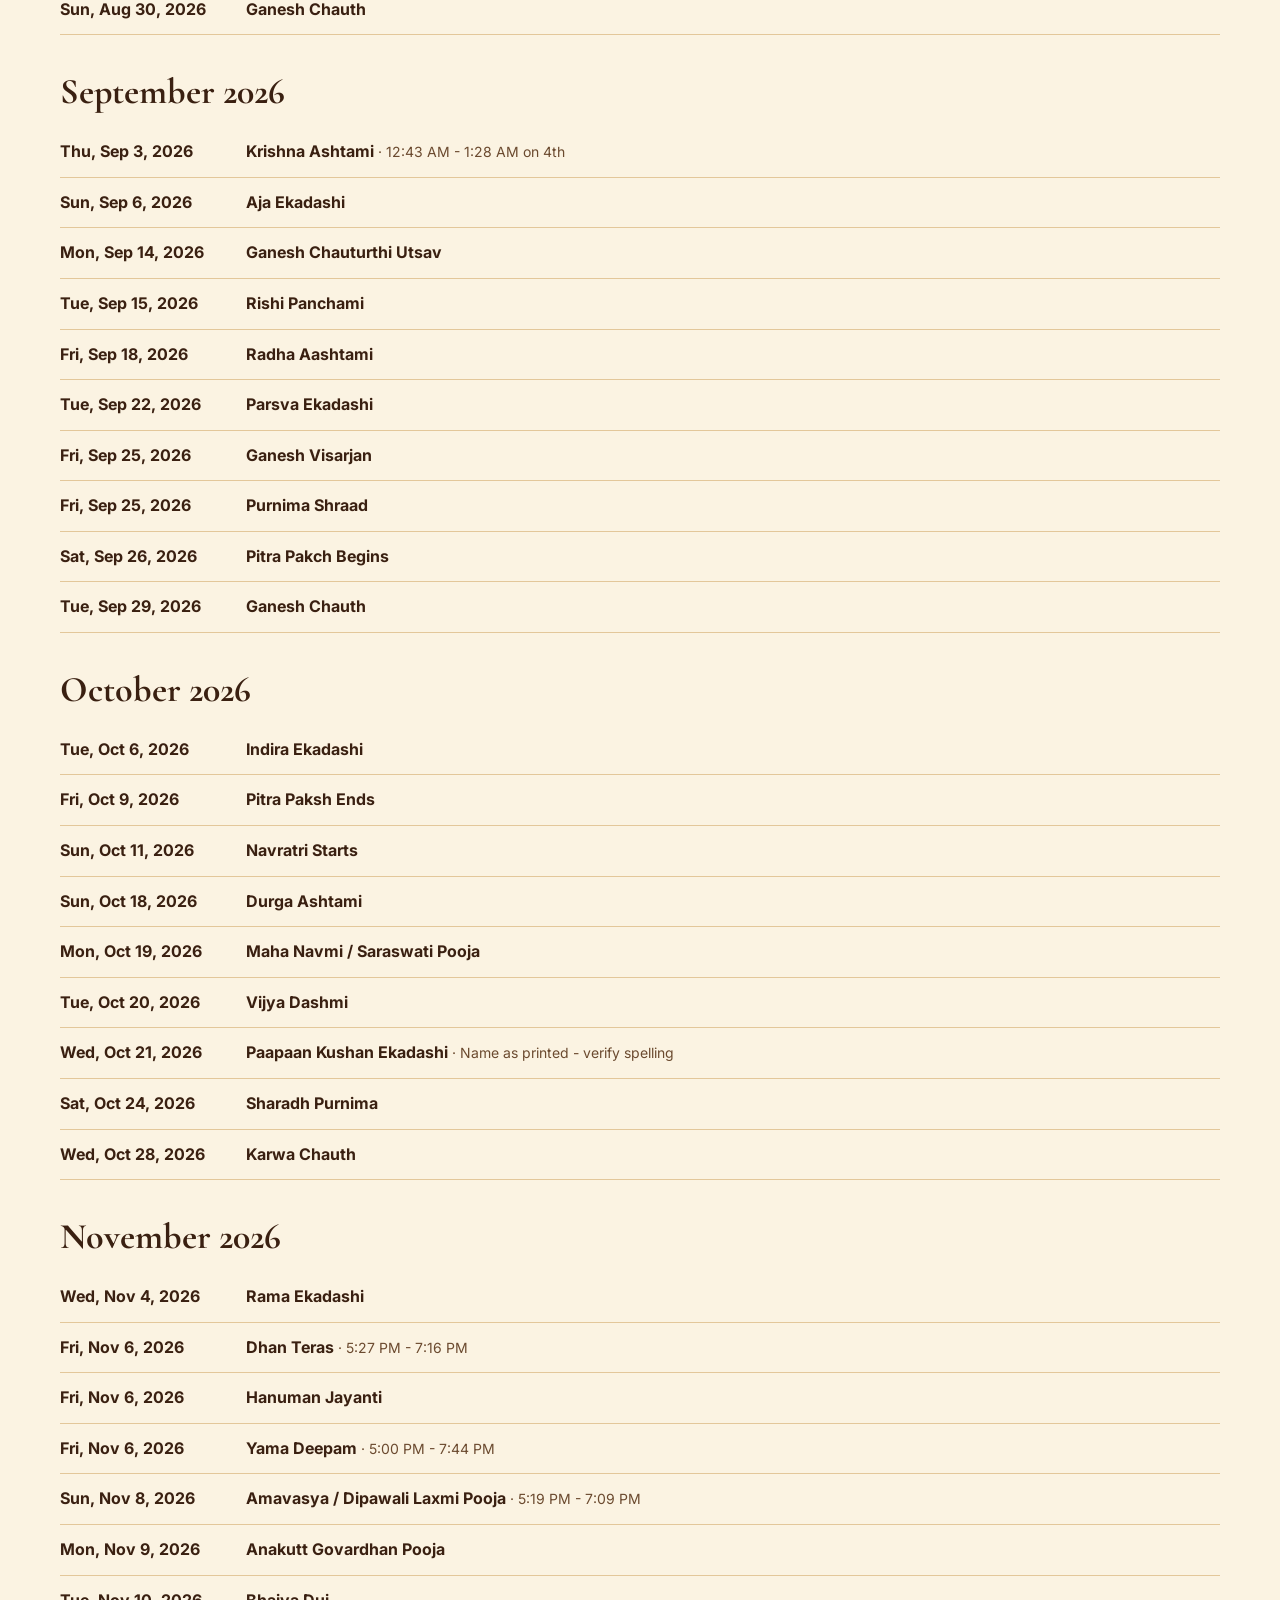
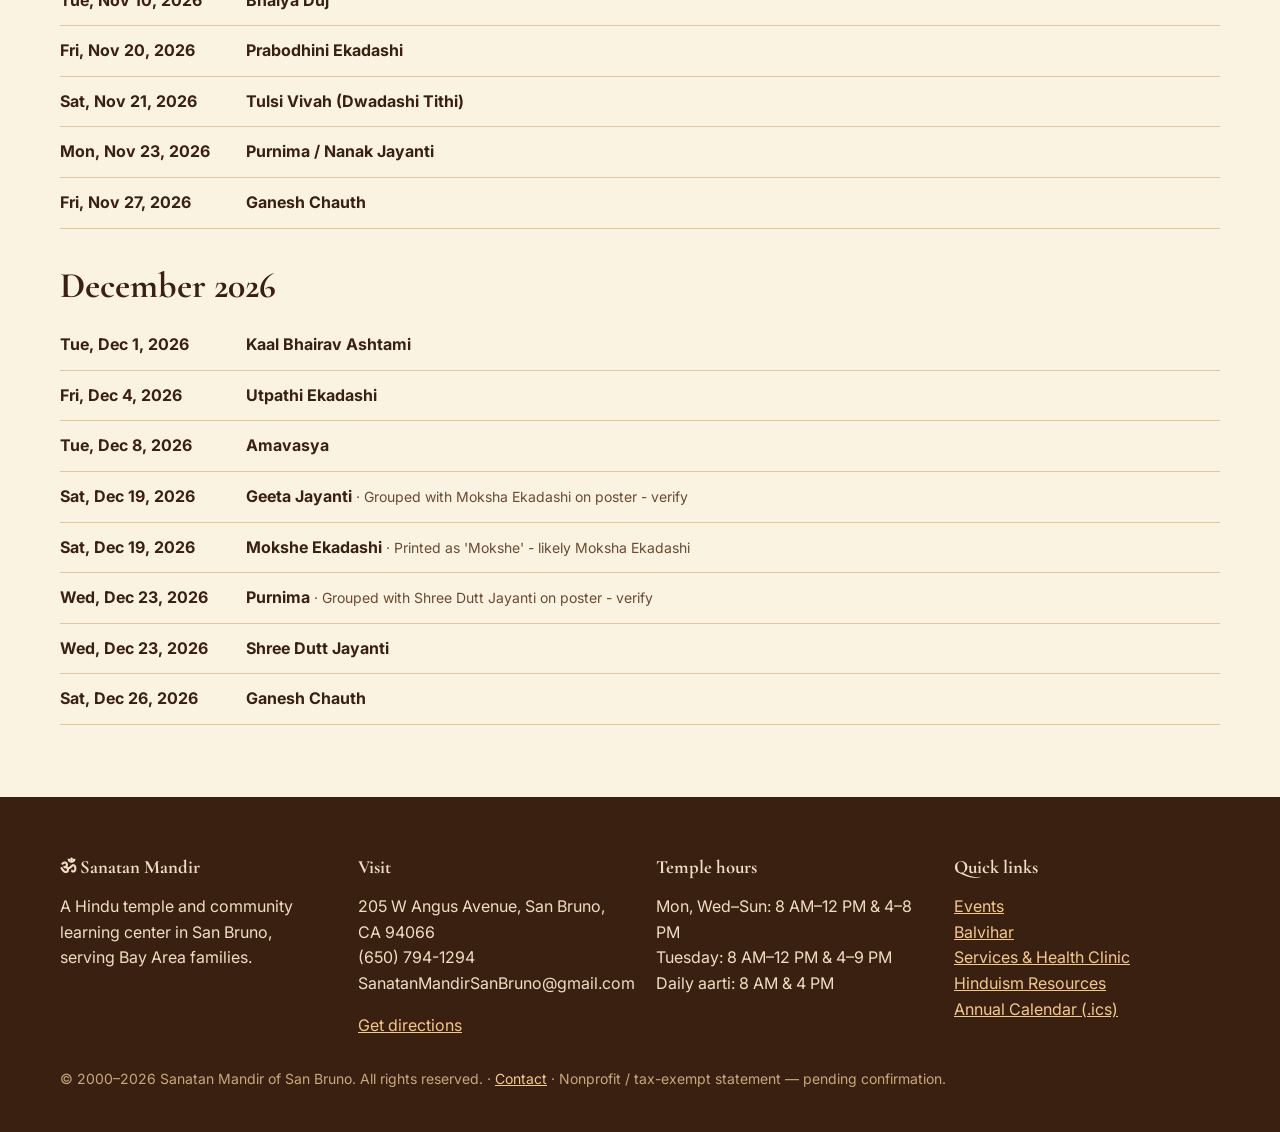
<file: events.html>
<!doctype html><html lang="en"><head><meta charset="utf-8"><meta name="viewport" content="width=device-width,initial-scale=1">
<title>Sanatan Mandir — San Bruno, California</title><link rel="preconnect" href="https://fonts.googleapis.com"><link href="https://fonts.googleapis.com/css2?family=Cormorant+Garamond:wght@600;700&family=Inter:wght@400;600;700&display=swap" rel="stylesheet"><link rel="stylesheet" href="assets/style.css"></head><body>
<div class="announce">NOTICE — Diwali / Amavasya Laxmi Pooja — Sun, Nov 8, 5:19–7:09 PM. All are welcome.<button data-dismiss aria-label="Dismiss">×</button></div>
<div class="utility"><div class="wrap"><span>Open today · 8:00 AM–12:00 PM &amp; 4:00 PM–8:00 PM</span><span>(650) 794-1294</span><span>205 W Angus Avenue, San Bruno, CA 94066</span></div></div>
<header class="site"><div class="wrap"><a class="logo" href="index.html"><span class="om">ॐ</span><span><b>Sanatan Mandir</b><span>SAN BRUNO, CALIFORNIA</span></span></a><nav class="main"><a href="index.html">Home</a><a href="events.html">Events</a><a href="services.html">Services</a><a href="balvihar.html">Balvihar</a><a href="about.html">About</a><a href="resources.html">Resources</a><a href="gallery.html">Gallery</a><a href="visit.html">Visit</a></nav><a class="btn" href="visit.html">Directions</a><a class="btn primary" href="donate.html">Donate</a></div></header><main class="section"><div class="wrap"><p class="small"><a href="index.html">Home</a> / Events</p><h1>Events</h1><p>Festivals, satsangs and community programs from the Mandir Calendar 2026. To update an event, edit <code>data/events.json</code> and re-run <code>build_events.py</code> — see the README.</p><input id="eventSearch" class="search" placeholder="Search events — try Diwali, Ekadashi, Purnima…"><p><a class="btn" href="data/calendar.ics">Download all as .ics</a></p><section class="month"><h2>January 2026</h2><div class="event-row"><time>Thu, Jan 1, 2026</time><span><strong>Ganesh Pooja</strong><span class="small"></span></span></div><div class="event-row"><time>Fri, Jan 2, 2026</time><span><strong>Purnima (Magh Paush)</strong><span class="small"></span></span></div><div class="event-row"><time>Mon, Jan 5, 2026</time><span><strong>Ganesh Chauth</strong><span class="small"></span></span></div><div class="event-row"><time>Tue, Jan 13, 2026</time><span><strong>Sastila Ekadashi</strong><span class="small"></span></span></div><div class="event-row"><time>Wed, Jan 14, 2026</time><span><strong>Makar Sankranti</strong><span class="small"></span></span></div><div class="event-row"><time>Fri, Jan 16, 2026</time><span><strong>Maasik Shivratri</strong><span class="small"></span></span></div><div class="event-row"><time>Sun, Jan 18, 2026</time><span><strong>Amavasya</strong><span class="small"></span></span></div><div class="event-row"><time>Fri, Jan 23, 2026</time><span><strong>Basant Panchami</strong><span class="small"></span></span></div><div class="event-row"><time>Wed, Jan 28, 2026</time><span><strong>Jaya Ekadashi</strong><span class="small"></span></span></div></section><section class="month"><h2>February 2026</h2><div class="event-row"><time>Sun, Feb 1, 2026</time><span><strong>Purnima (Magh Snan)</strong><span class="small"></span></span></div><div class="event-row"><time>Wed, Feb 4, 2026</time><span><strong>Ganesh Chauth</strong><span class="small"></span></span></div><div class="event-row"><time>Mon, Feb 9, 2026</time><span><strong>Janaki Jayanti</strong><span class="small"></span></span></div><div class="event-row"><time>Thu, Feb 12, 2026</time><span><strong>Kumbh Sankranti</strong><span class="small"></span></span></div><div class="event-row"><time>Thu, Feb 12, 2026</time><span><strong>Vijay Ekadashi</strong><span class="small"></span></span></div><div class="event-row"><time>Sun, Feb 15, 2026</time><span><strong>Maha Shivratri</strong><span class="small"></span></span></div><div class="event-row"><time>Mon, Feb 16, 2026</time><span><strong>Amavasya</strong><span class="small"></span></span></div><div class="event-row"><time>Fri, Feb 20, 2026</time><span><strong>Ganesh Chauth</strong><span class="small"></span></span></div><div class="event-row"><time>Fri, Feb 27, 2026</time><span><strong>Amalaki Ekadashi</strong><span class="small"></span></span></div></section><section class="month"><h2>March 2026</h2><div class="event-row"><time>Mon, Mar 2, 2026</time><span><strong>Holika Dahan</strong><span class="small"> · 6:00 PM - 8:31 PM</span></span></div><div class="event-row"><time>Tue, Mar 3, 2026</time><span><strong>Chandra Grahan</strong><span class="small"> · 1:51 AM - 5:16 AM (Sutak: 3:09 PM - 5:16 AM)</span></span></div><div class="event-row"><time>Tue, Mar 3, 2026</time><span><strong>Holi</strong><span class="small"></span></span></div><div class="event-row"><time>Fri, Mar 6, 2026</time><span><strong>Ganesh Chauth</strong><span class="small"></span></span></div><div class="event-row"><time>Sat, Mar 14, 2026</time><span><strong>Meen Sankranti</strong><span class="small"></span></span></div><div class="event-row"><time>Sat, Mar 14, 2026</time><span><strong>Papmochni Ekadashi</strong><span class="small"></span></span></div><div class="event-row"><time>Wed, Mar 18, 2026</time><span><strong>Amavasya</strong><span class="small"></span></span></div><div class="event-row"><time>Sat, Mar 21, 2026</time><span><strong>Ganesh Chaturti</strong><span class="small"></span></span></div><div class="event-row"><time>Thu, Mar 26, 2026</time><span><strong>Shree Ram Naumi Janam Utsav</strong><span class="small"> · 11:58 AM - 2:26 PM</span></span></div><div class="event-row"><time>Sat, Mar 28, 2026</time><span><strong>Kaamdha Ekadashi</strong><span class="small"></span></span></div></section><section class="month"><h2>April 2026</h2><div class="event-row"><time>Wed, Apr 1, 2026</time><span><strong>Purnima / Hanuman Jayanti</strong><span class="small"></span></span></div><div class="event-row"><time>Sun, Apr 5, 2026</time><span><strong>Ganesh Chauth</strong><span class="small"></span></span></div><div class="event-row"><time>Mon, Apr 13, 2026</time><span><strong>Varuthani Ekadashi</strong><span class="small"></span></span></div><div class="event-row"><time>Thu, Apr 16, 2026</time><span><strong>Amavasya</strong><span class="small"></span></span></div><div class="event-row"><time>Fri, Apr 17, 2026</time><span><strong>Vaishaak Shukal Paksha Pra.</strong><span class="small"> · Name as printed - verify full form</span></span></div><div class="event-row"><time>Sun, Apr 19, 2026</time><span><strong>Akshay Tritia</strong><span class="small"></span></span></div><div class="event-row"><time>Fri, Apr 24, 2026</time><span><strong>Sita Navami</strong><span class="small"></span></span></div><div class="event-row"><time>Sun, Apr 26, 2026</time><span><strong>Mohini Ekadashi</strong><span class="small"></span></span></div><div class="event-row"><time>Wed, Apr 29, 2026</time><span><strong>Bhagwan Narshima Avatar</strong><span class="small"></span></span></div></section><section class="month"><h2>May 2026</h2><div class="event-row"><time>Fri, May 1, 2026</time><span><strong>Purnima Vrat (Vaishaak Snaan)</strong><span class="small"></span></span></div><div class="event-row"><time>Mon, May 4, 2026</time><span><strong>Ganesh Chauth</strong><span class="small"></span></span></div><div class="event-row"><time>Tue, May 12, 2026</time><span><strong>Appra Ekadashi</strong><span class="small"> · Printed as &#x27;Appra&#x27; - likely Apara Ekadashi</span></span></div><div class="event-row"><time>Thu, May 14, 2026</time><span><strong>Maasik Shivratri</strong><span class="small"></span></span></div><div class="event-row"><time>Sat, May 16, 2026</time><span><strong>Amavasya / Vat Savitri Vrat</strong><span class="small"></span></span></div><div class="event-row"><time>Mon, May 25, 2026</time><span><strong>Ganga Dashera</strong><span class="small"></span></span></div><div class="event-row"><time>Tue, May 26, 2026</time><span><strong>Padmini Ekadashi</strong><span class="small"></span></span></div><div class="event-row"><time>Thu, May 28, 2026</time><span><strong>Pradosh Vrat</strong><span class="small"></span></span></div><div class="event-row"><time>Sat, May 30, 2026</time><span><strong>Purnima</strong><span class="small"></span></span></div></section><section class="month"><h2>June 2026</h2><div class="event-row"><time>Wed, Jun 3, 2026</time><span><strong>Ganesh Chauth</strong><span class="small"></span></span></div><div class="event-row"><time>Thu, Jun 11, 2026</time><span><strong>Parama Ekadashi</strong><span class="small"></span></span></div><div class="event-row"><time>Sun, Jun 14, 2026</time><span><strong>Amavasya Jyestha (Adhika Krishna Samapt)</strong><span class="small"></span></span></div><div class="event-row"><time>Thu, Jun 25, 2026</time><span><strong>Nirjala Ekadashi</strong><span class="small"></span></span></div><div class="event-row"><time>Mon, Jun 29, 2026</time><span><strong>Purnima / Vat Savitri Vrat</strong><span class="small"></span></span></div></section><section class="month"><h2>July 2026</h2><div class="event-row"><time>Fri, Jul 3, 2026</time><span><strong>Ganesh Chauth</strong><span class="small"></span></span></div><div class="event-row"><time>Fri, Jul 10, 2026</time><span><strong>Yogini Ekadashi</strong><span class="small"></span></span></div><div class="event-row"><time>Mon, Jul 13, 2026</time><span><strong>Somwati</strong><span class="small"> · As printed - likely Somwati Amavasya</span></span></div><div class="event-row"><time>Wed, Jul 15, 2026</time><span><strong>Jagannath Rath Yatra</strong><span class="small"></span></span></div><div class="event-row"><time>Thu, Jul 16, 2026</time><span><strong>Kark Sankranti</strong><span class="small"></span></span></div><div class="event-row"><time>Fri, Jul 24, 2026</time><span><strong>Dev Shayani Ekadashi</strong><span class="small"></span></span></div><div class="event-row"><time>Tue, Jul 28, 2026</time><span><strong>Guru Purnima</strong><span class="small"></span></span></div><div class="event-row"><time>Thu, Jul 30, 2026</time><span><strong>Sharwan Shomwar Begin</strong><span class="small"> · 6:30 PM - 8:00 PM</span></span></div></section><section class="month"><h2>August 2026</h2><div class="event-row"><time>Sat, Aug 1, 2026</time><span><strong>Ganesh Chauth</strong><span class="small"></span></span></div><div class="event-row"><time>Sat, Aug 8, 2026</time><span><strong>Kamika Ekadashi</strong><span class="small"></span></span></div><div class="event-row"><time>Wed, Aug 12, 2026</time><span><strong>Amavasya</strong><span class="small"></span></span></div><div class="event-row"><time>Sun, Aug 16, 2026</time><span><strong>Naag Panchami</strong><span class="small"></span></span></div><div class="event-row"><time>Wed, Aug 19, 2026</time><span><strong>Goswami Tulsi Das Jayanti</strong><span class="small"></span></span></div><div class="event-row"><time>Sun, Aug 23, 2026</time><span><strong>Putra Ekadashi</strong><span class="small"></span></span></div><div class="event-row"><time>Mon, Aug 24, 2026</time><span><strong>Sharwan Shomwar Ends</strong><span class="small"> · 6:30 PM - 8:00 PM</span></span></div><div class="event-row"><time>Thu, Aug 27, 2026</time><span><strong>Purnima</strong><span class="small"></span></span></div><div class="event-row"><time>Thu, Aug 27, 2026</time><span><strong>Raksha Bandhan</strong><span class="small"></span></span></div><div class="event-row"><time>Fri, Aug 28, 2026</time><span><strong>Krishna Janmashtami</strong><span class="small"></span></span></div><div class="event-row"><time>Sun, Aug 30, 2026</time><span><strong>Ganesh Chauth</strong><span class="small"></span></span></div></section><section class="month"><h2>September 2026</h2><div class="event-row"><time>Thu, Sep 3, 2026</time><span><strong>Krishna Ashtami</strong><span class="small"> · 12:43 AM - 1:28 AM on 4th</span></span></div><div class="event-row"><time>Sun, Sep 6, 2026</time><span><strong>Aja Ekadashi</strong><span class="small"></span></span></div><div class="event-row"><time>Mon, Sep 14, 2026</time><span><strong>Ganesh Chauturthi Utsav</strong><span class="small"></span></span></div><div class="event-row"><time>Tue, Sep 15, 2026</time><span><strong>Rishi Panchami</strong><span class="small"></span></span></div><div class="event-row"><time>Fri, Sep 18, 2026</time><span><strong>Radha Aashtami</strong><span class="small"></span></span></div><div class="event-row"><time>Tue, Sep 22, 2026</time><span><strong>Parsva Ekadashi</strong><span class="small"></span></span></div><div class="event-row"><time>Fri, Sep 25, 2026</time><span><strong>Ganesh Visarjan</strong><span class="small"></span></span></div><div class="event-row"><time>Fri, Sep 25, 2026</time><span><strong>Purnima Shraad</strong><span class="small"></span></span></div><div class="event-row"><time>Sat, Sep 26, 2026</time><span><strong>Pitra Pakch Begins</strong><span class="small"></span></span></div><div class="event-row"><time>Tue, Sep 29, 2026</time><span><strong>Ganesh Chauth</strong><span class="small"></span></span></div></section><section class="month"><h2>October 2026</h2><div class="event-row"><time>Tue, Oct 6, 2026</time><span><strong>Indira Ekadashi</strong><span class="small"></span></span></div><div class="event-row"><time>Fri, Oct 9, 2026</time><span><strong>Pitra Paksh Ends</strong><span class="small"></span></span></div><div class="event-row"><time>Sun, Oct 11, 2026</time><span><strong>Navratri Starts</strong><span class="small"></span></span></div><div class="event-row"><time>Sun, Oct 18, 2026</time><span><strong>Durga Ashtami</strong><span class="small"></span></span></div><div class="event-row"><time>Mon, Oct 19, 2026</time><span><strong>Maha Navmi / Saraswati Pooja</strong><span class="small"></span></span></div><div class="event-row"><time>Tue, Oct 20, 2026</time><span><strong>Vijya Dashmi</strong><span class="small"></span></span></div><div class="event-row"><time>Wed, Oct 21, 2026</time><span><strong>Paapaan Kushan Ekadashi</strong><span class="small"> · Name as printed - verify spelling</span></span></div><div class="event-row"><time>Sat, Oct 24, 2026</time><span><strong>Sharadh Purnima</strong><span class="small"></span></span></div><div class="event-row"><time>Wed, Oct 28, 2026</time><span><strong>Karwa Chauth</strong><span class="small"></span></span></div></section><section class="month"><h2>November 2026</h2><div class="event-row"><time>Wed, Nov 4, 2026</time><span><strong>Rama Ekadashi</strong><span class="small"></span></span></div><div class="event-row"><time>Fri, Nov 6, 2026</time><span><strong>Dhan Teras</strong><span class="small"> · 5:27 PM - 7:16 PM</span></span></div><div class="event-row"><time>Fri, Nov 6, 2026</time><span><strong>Hanuman Jayanti</strong><span class="small"></span></span></div><div class="event-row"><time>Fri, Nov 6, 2026</time><span><strong>Yama Deepam</strong><span class="small"> · 5:00 PM - 7:44 PM</span></span></div><div class="event-row"><time>Sun, Nov 8, 2026</time><span><strong>Amavasya / Dipawali Laxmi Pooja</strong><span class="small"> · 5:19 PM - 7:09 PM</span></span></div><div class="event-row"><time>Mon, Nov 9, 2026</time><span><strong>Anakutt Govardhan Pooja</strong><span class="small"></span></span></div><div class="event-row"><time>Tue, Nov 10, 2026</time><span><strong>Bhaiya Duj</strong><span class="small"></span></span></div><div class="event-row"><time>Fri, Nov 20, 2026</time><span><strong>Prabodhini Ekadashi</strong><span class="small"></span></span></div><div class="event-row"><time>Sat, Nov 21, 2026</time><span><strong>Tulsi Vivah (Dwadashi Tithi)</strong><span class="small"></span></span></div><div class="event-row"><time>Mon, Nov 23, 2026</time><span><strong>Purnima / Nanak Jayanti</strong><span class="small"></span></span></div><div class="event-row"><time>Fri, Nov 27, 2026</time><span><strong>Ganesh Chauth</strong><span class="small"></span></span></div></section><section class="month"><h2>December 2026</h2><div class="event-row"><time>Tue, Dec 1, 2026</time><span><strong>Kaal Bhairav Ashtami</strong><span class="small"></span></span></div><div class="event-row"><time>Fri, Dec 4, 2026</time><span><strong>Utpathi Ekadashi</strong><span class="small"></span></span></div><div class="event-row"><time>Tue, Dec 8, 2026</time><span><strong>Amavasya</strong><span class="small"></span></span></div><div class="event-row"><time>Sat, Dec 19, 2026</time><span><strong>Geeta Jayanti</strong><span class="small"> · Grouped with Moksha Ekadashi on poster - verify</span></span></div><div class="event-row"><time>Sat, Dec 19, 2026</time><span><strong>Mokshe Ekadashi</strong><span class="small"> · Printed as &#x27;Mokshe&#x27; - likely Moksha Ekadashi</span></span></div><div class="event-row"><time>Wed, Dec 23, 2026</time><span><strong>Purnima</strong><span class="small"> · Grouped with Shree Dutt Jayanti on poster - verify</span></span></div><div class="event-row"><time>Wed, Dec 23, 2026</time><span><strong>Shree Dutt Jayanti</strong><span class="small"></span></span></div><div class="event-row"><time>Sat, Dec 26, 2026</time><span><strong>Ganesh Chauth</strong><span class="small"></span></span></div></section></div></main><footer><div class="wrap"><div class="grid"><div><h3>ॐ Sanatan Mandir</h3><p>A Hindu temple and community learning center in San Bruno, serving Bay Area families.</p></div>
<div><h3>Visit</h3><p>205 W Angus Avenue, San Bruno, CA 94066<br>(650) 794-1294<br>SanatanMandirSanBruno@gmail.com</p><p><a href="https://www.google.com/maps/search/?api=1&query=Sanatan+Mandir+205+W+Angus+Ave+San+Bruno+CA+94066">Get directions</a></p></div>
<div><h3>Temple hours</h3><p>Mon, Wed–Sun: 8 AM–12 PM &amp; 4–8 PM<br>Tuesday: 8 AM–12 PM &amp; 4–9 PM<br>Daily aarti: 8 AM &amp; 4 PM</p></div>
<div><h3>Quick links</h3><p><a href="events.html">Events</a><br><a href="balvihar.html">Balvihar</a><br><a href="services.html">Services &amp; Health Clinic</a><br><a href="resources.html">Hinduism Resources</a><br><a href="data/calendar.ics">Annual Calendar (.ics)</a></p></div></div>
<p class="small" style="color:#C9A87A">© 2000–2026 Sanatan Mandir of San Bruno. All rights reserved. · <a href="contact.html">Contact</a> · Nonprofit / tax-exempt statement — pending confirmation.</p></div></footer><script src="assets/site.js"></script></body></html>
</file>
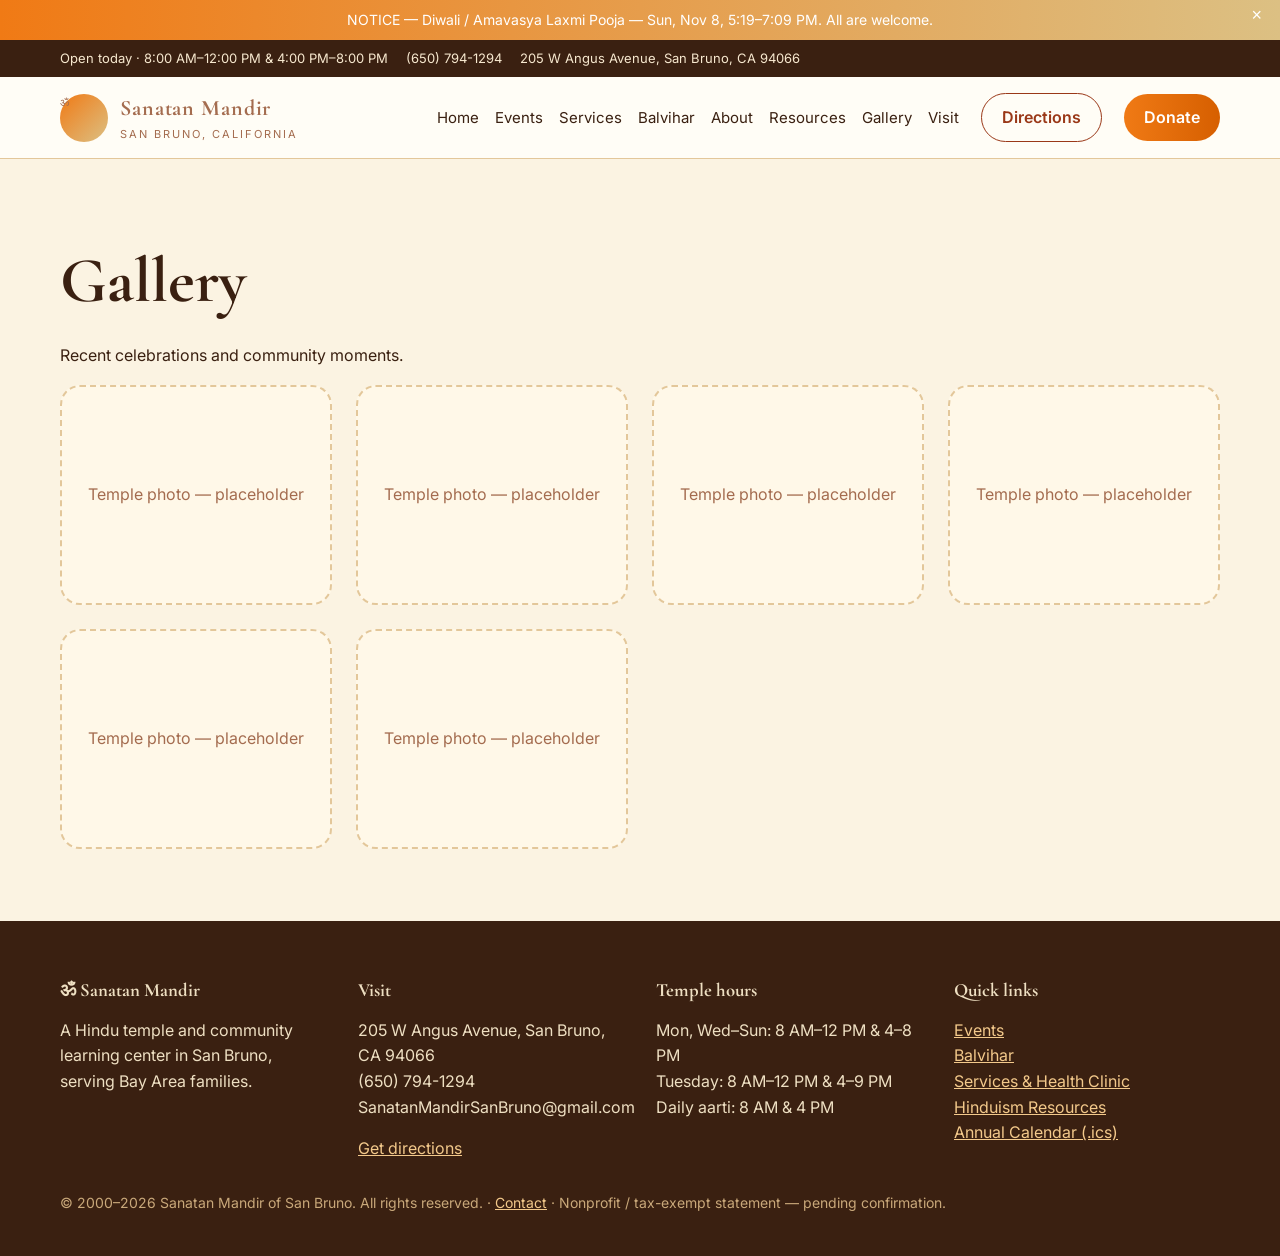
<file: gallery.html>
<!doctype html><html lang="en"><head><meta charset="utf-8"><meta name="viewport" content="width=device-width,initial-scale=1">
<title>Sanatan Mandir — San Bruno, California</title><link rel="preconnect" href="https://fonts.googleapis.com"><link href="https://fonts.googleapis.com/css2?family=Cormorant+Garamond:wght@600;700&family=Inter:wght@400;600;700&display=swap" rel="stylesheet"><link rel="stylesheet" href="assets/style.css"></head><body>
<div class="announce">NOTICE — Diwali / Amavasya Laxmi Pooja — Sun, Nov 8, 5:19–7:09 PM. All are welcome.<button data-dismiss aria-label="Dismiss">×</button></div>
<div class="utility"><div class="wrap"><span>Open today · 8:00 AM–12:00 PM &amp; 4:00 PM–8:00 PM</span><span>(650) 794-1294</span><span>205 W Angus Avenue, San Bruno, CA 94066</span></div></div>
<header class="site"><div class="wrap"><a class="logo" href="index.html"><span class="om">ॐ</span><span><b>Sanatan Mandir</b><span>SAN BRUNO, CALIFORNIA</span></span></a><nav class="main"><a href="index.html">Home</a><a href="events.html">Events</a><a href="services.html">Services</a><a href="balvihar.html">Balvihar</a><a href="about.html">About</a><a href="resources.html">Resources</a><a href="gallery.html">Gallery</a><a href="visit.html">Visit</a></nav><a class="btn" href="visit.html">Directions</a><a class="btn primary" href="donate.html">Donate</a></div></header><main class="section"><div class="wrap"><h1>Gallery</h1><p>Recent celebrations and community moments.</p><div class="grid"><div class="ph">Temple photo — placeholder</div><div class="ph">Temple photo — placeholder</div><div class="ph">Temple photo — placeholder</div><div class="ph">Temple photo — placeholder</div><div class="ph">Temple photo — placeholder</div><div class="ph">Temple photo — placeholder</div></div></div></main><footer><div class="wrap"><div class="grid"><div><h3>ॐ Sanatan Mandir</h3><p>A Hindu temple and community learning center in San Bruno, serving Bay Area families.</p></div>
<div><h3>Visit</h3><p>205 W Angus Avenue, San Bruno, CA 94066<br>(650) 794-1294<br>SanatanMandirSanBruno@gmail.com</p><p><a href="https://www.google.com/maps/search/?api=1&query=Sanatan+Mandir+205+W+Angus+Ave+San+Bruno+CA+94066">Get directions</a></p></div>
<div><h3>Temple hours</h3><p>Mon, Wed–Sun: 8 AM–12 PM &amp; 4–8 PM<br>Tuesday: 8 AM–12 PM &amp; 4–9 PM<br>Daily aarti: 8 AM &amp; 4 PM</p></div>
<div><h3>Quick links</h3><p><a href="events.html">Events</a><br><a href="balvihar.html">Balvihar</a><br><a href="services.html">Services &amp; Health Clinic</a><br><a href="resources.html">Hinduism Resources</a><br><a href="data/calendar.ics">Annual Calendar (.ics)</a></p></div></div>
<p class="small" style="color:#C9A87A">© 2000–2026 Sanatan Mandir of San Bruno. All rights reserved. · <a href="contact.html">Contact</a> · Nonprofit / tax-exempt statement — pending confirmation.</p></div></footer><script src="assets/site.js"></script></body></html>
</file>
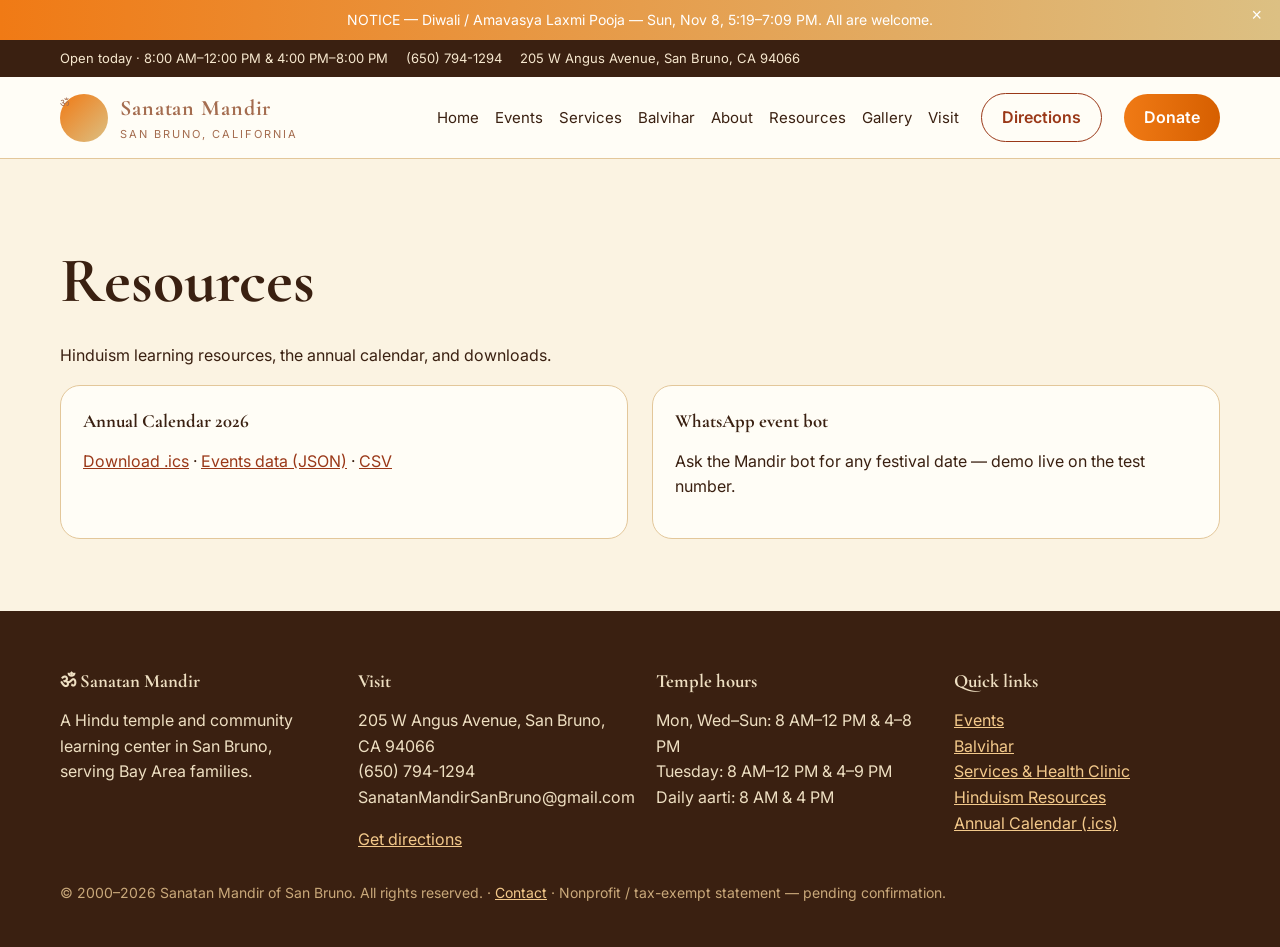
<file: resources.html>
<!doctype html><html lang="en"><head><meta charset="utf-8"><meta name="viewport" content="width=device-width,initial-scale=1">
<title>Sanatan Mandir — San Bruno, California</title><link rel="preconnect" href="https://fonts.googleapis.com"><link href="https://fonts.googleapis.com/css2?family=Cormorant+Garamond:wght@600;700&family=Inter:wght@400;600;700&display=swap" rel="stylesheet"><link rel="stylesheet" href="assets/style.css"></head><body>
<div class="announce">NOTICE — Diwali / Amavasya Laxmi Pooja — Sun, Nov 8, 5:19–7:09 PM. All are welcome.<button data-dismiss aria-label="Dismiss">×</button></div>
<div class="utility"><div class="wrap"><span>Open today · 8:00 AM–12:00 PM &amp; 4:00 PM–8:00 PM</span><span>(650) 794-1294</span><span>205 W Angus Avenue, San Bruno, CA 94066</span></div></div>
<header class="site"><div class="wrap"><a class="logo" href="index.html"><span class="om">ॐ</span><span><b>Sanatan Mandir</b><span>SAN BRUNO, CALIFORNIA</span></span></a><nav class="main"><a href="index.html">Home</a><a href="events.html">Events</a><a href="services.html">Services</a><a href="balvihar.html">Balvihar</a><a href="about.html">About</a><a href="resources.html">Resources</a><a href="gallery.html">Gallery</a><a href="visit.html">Visit</a></nav><a class="btn" href="visit.html">Directions</a><a class="btn primary" href="donate.html">Donate</a></div></header><main class="section"><div class="wrap"><h1>Resources</h1><p>Hinduism learning resources, the annual calendar, and downloads.</p><div class="grid"><div class="card"><h3>Annual Calendar 2026</h3><p><a href="data/calendar.ics">Download .ics</a> · <a href="data/events.json">Events data (JSON)</a> · <a href="data/events.csv">CSV</a></p></div><div class="card"><h3>WhatsApp event bot</h3><p>Ask the Mandir bot for any festival date — demo live on the test number.</p></div></div></div></main><footer><div class="wrap"><div class="grid"><div><h3>ॐ Sanatan Mandir</h3><p>A Hindu temple and community learning center in San Bruno, serving Bay Area families.</p></div>
<div><h3>Visit</h3><p>205 W Angus Avenue, San Bruno, CA 94066<br>(650) 794-1294<br>SanatanMandirSanBruno@gmail.com</p><p><a href="https://www.google.com/maps/search/?api=1&query=Sanatan+Mandir+205+W+Angus+Ave+San+Bruno+CA+94066">Get directions</a></p></div>
<div><h3>Temple hours</h3><p>Mon, Wed–Sun: 8 AM–12 PM &amp; 4–8 PM<br>Tuesday: 8 AM–12 PM &amp; 4–9 PM<br>Daily aarti: 8 AM &amp; 4 PM</p></div>
<div><h3>Quick links</h3><p><a href="events.html">Events</a><br><a href="balvihar.html">Balvihar</a><br><a href="services.html">Services &amp; Health Clinic</a><br><a href="resources.html">Hinduism Resources</a><br><a href="data/calendar.ics">Annual Calendar (.ics)</a></p></div></div>
<p class="small" style="color:#C9A87A">© 2000–2026 Sanatan Mandir of San Bruno. All rights reserved. · <a href="contact.html">Contact</a> · Nonprofit / tax-exempt statement — pending confirmation.</p></div></footer><script src="assets/site.js"></script></body></html>
</file>
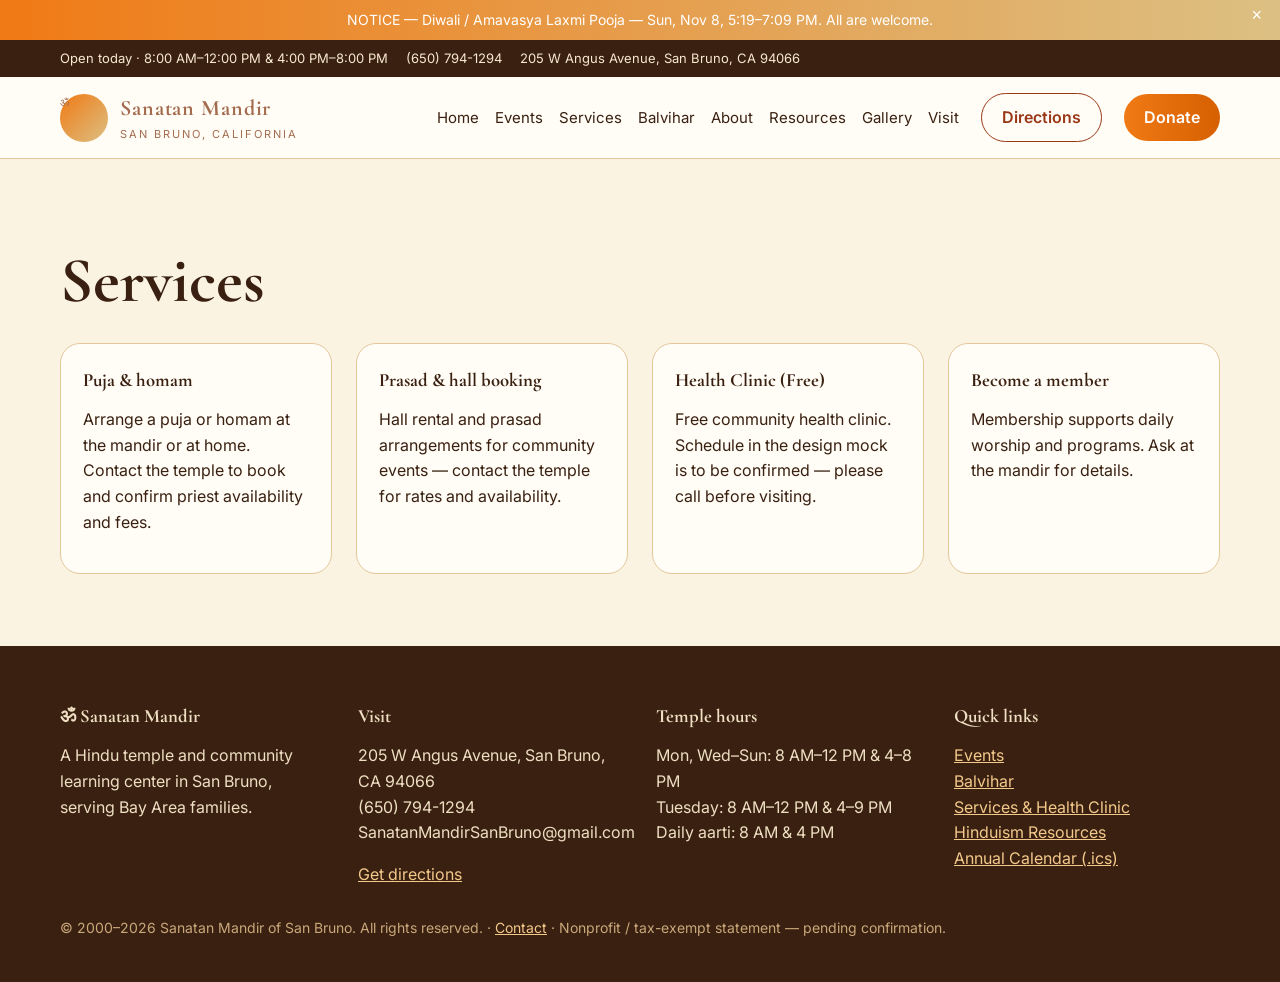
<file: services.html>
<!doctype html><html lang="en"><head><meta charset="utf-8"><meta name="viewport" content="width=device-width,initial-scale=1">
<title>Sanatan Mandir — San Bruno, California</title><link rel="preconnect" href="https://fonts.googleapis.com"><link href="https://fonts.googleapis.com/css2?family=Cormorant+Garamond:wght@600;700&family=Inter:wght@400;600;700&display=swap" rel="stylesheet"><link rel="stylesheet" href="assets/style.css"></head><body>
<div class="announce">NOTICE — Diwali / Amavasya Laxmi Pooja — Sun, Nov 8, 5:19–7:09 PM. All are welcome.<button data-dismiss aria-label="Dismiss">×</button></div>
<div class="utility"><div class="wrap"><span>Open today · 8:00 AM–12:00 PM &amp; 4:00 PM–8:00 PM</span><span>(650) 794-1294</span><span>205 W Angus Avenue, San Bruno, CA 94066</span></div></div>
<header class="site"><div class="wrap"><a class="logo" href="index.html"><span class="om">ॐ</span><span><b>Sanatan Mandir</b><span>SAN BRUNO, CALIFORNIA</span></span></a><nav class="main"><a href="index.html">Home</a><a href="events.html">Events</a><a href="services.html">Services</a><a href="balvihar.html">Balvihar</a><a href="about.html">About</a><a href="resources.html">Resources</a><a href="gallery.html">Gallery</a><a href="visit.html">Visit</a></nav><a class="btn" href="visit.html">Directions</a><a class="btn primary" href="donate.html">Donate</a></div></header><main class="section"><div class="wrap"><h1>Services</h1><div class="grid"><div class="card"><h3>Puja &amp; homam</h3><p>Arrange a puja or homam at the mandir or at home. Contact the temple to book and confirm priest availability and fees.</p></div><div class="card"><h3>Prasad &amp; hall booking</h3><p>Hall rental and prasad arrangements for community events — contact the temple for rates and availability.</p></div><div class="card"><h3>Health Clinic (Free)</h3><p>Free community health clinic. Schedule in the design mock is to be confirmed — please call before visiting.</p></div><div class="card"><h3>Become a member</h3><p>Membership supports daily worship and programs. Ask at the mandir for details.</p></div></div></div></main><footer><div class="wrap"><div class="grid"><div><h3>ॐ Sanatan Mandir</h3><p>A Hindu temple and community learning center in San Bruno, serving Bay Area families.</p></div>
<div><h3>Visit</h3><p>205 W Angus Avenue, San Bruno, CA 94066<br>(650) 794-1294<br>SanatanMandirSanBruno@gmail.com</p><p><a href="https://www.google.com/maps/search/?api=1&query=Sanatan+Mandir+205+W+Angus+Ave+San+Bruno+CA+94066">Get directions</a></p></div>
<div><h3>Temple hours</h3><p>Mon, Wed–Sun: 8 AM–12 PM &amp; 4–8 PM<br>Tuesday: 8 AM–12 PM &amp; 4–9 PM<br>Daily aarti: 8 AM &amp; 4 PM</p></div>
<div><h3>Quick links</h3><p><a href="events.html">Events</a><br><a href="balvihar.html">Balvihar</a><br><a href="services.html">Services &amp; Health Clinic</a><br><a href="resources.html">Hinduism Resources</a><br><a href="data/calendar.ics">Annual Calendar (.ics)</a></p></div></div>
<p class="small" style="color:#C9A87A">© 2000–2026 Sanatan Mandir of San Bruno. All rights reserved. · <a href="contact.html">Contact</a> · Nonprofit / tax-exempt statement — pending confirmation.</p></div></footer><script src="assets/site.js"></script></body></html>
</file>
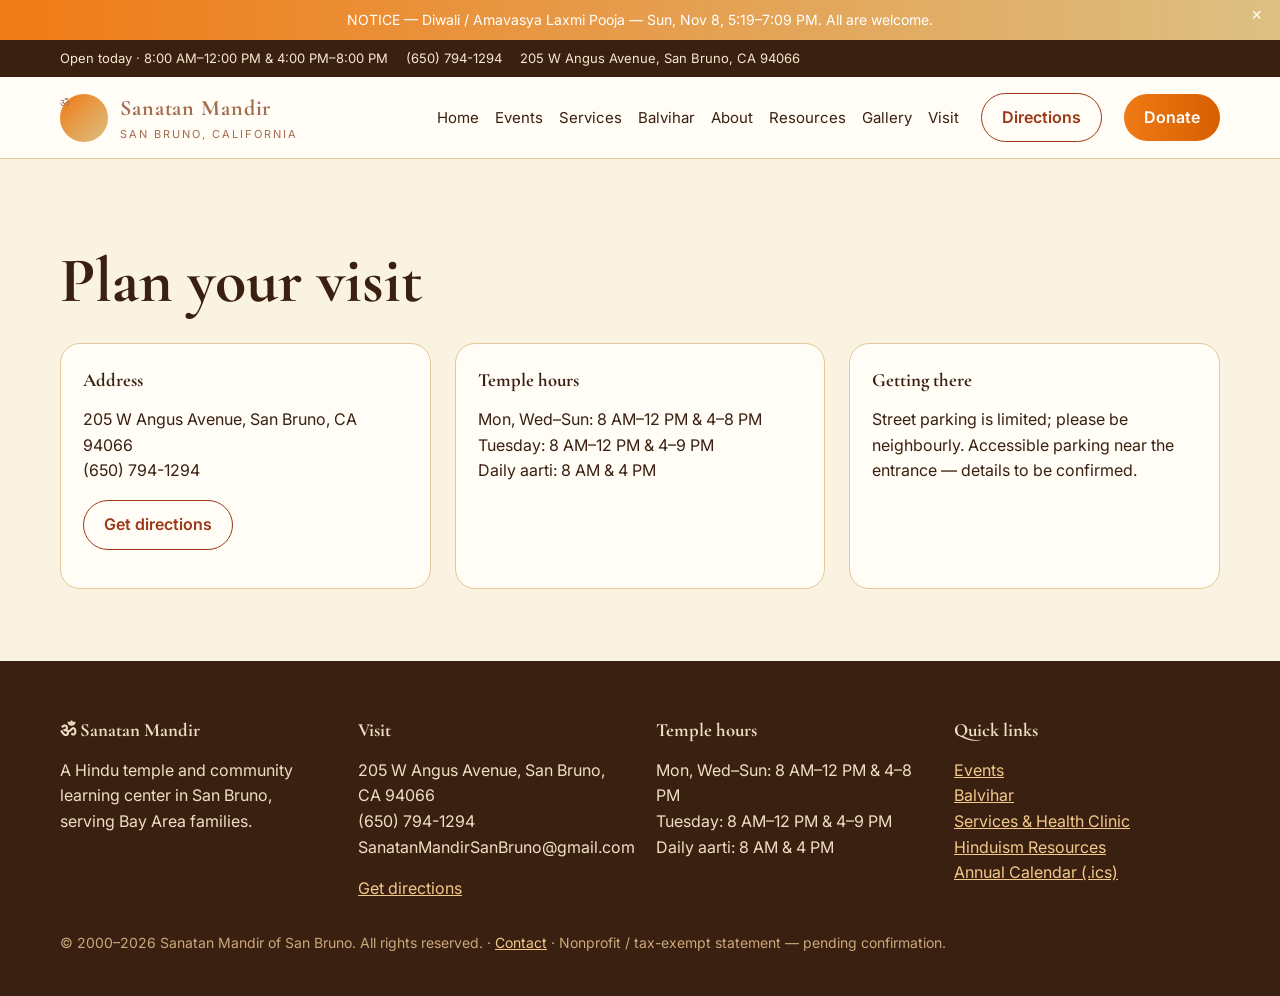
<file: visit.html>
<!doctype html><html lang="en"><head><meta charset="utf-8"><meta name="viewport" content="width=device-width,initial-scale=1">
<title>Sanatan Mandir — San Bruno, California</title><link rel="preconnect" href="https://fonts.googleapis.com"><link href="https://fonts.googleapis.com/css2?family=Cormorant+Garamond:wght@600;700&family=Inter:wght@400;600;700&display=swap" rel="stylesheet"><link rel="stylesheet" href="assets/style.css"></head><body>
<div class="announce">NOTICE — Diwali / Amavasya Laxmi Pooja — Sun, Nov 8, 5:19–7:09 PM. All are welcome.<button data-dismiss aria-label="Dismiss">×</button></div>
<div class="utility"><div class="wrap"><span>Open today · 8:00 AM–12:00 PM &amp; 4:00 PM–8:00 PM</span><span>(650) 794-1294</span><span>205 W Angus Avenue, San Bruno, CA 94066</span></div></div>
<header class="site"><div class="wrap"><a class="logo" href="index.html"><span class="om">ॐ</span><span><b>Sanatan Mandir</b><span>SAN BRUNO, CALIFORNIA</span></span></a><nav class="main"><a href="index.html">Home</a><a href="events.html">Events</a><a href="services.html">Services</a><a href="balvihar.html">Balvihar</a><a href="about.html">About</a><a href="resources.html">Resources</a><a href="gallery.html">Gallery</a><a href="visit.html">Visit</a></nav><a class="btn" href="visit.html">Directions</a><a class="btn primary" href="donate.html">Donate</a></div></header><main class="section"><div class="wrap"><h1>Plan your visit</h1><div class="grid"><div class="card"><h3>Address</h3><p>205 W Angus Avenue, San Bruno, CA 94066<br>(650) 794-1294</p><p><a class="btn" href="https://www.google.com/maps/search/?api=1&query=Sanatan+Mandir+205+W+Angus+Ave+San+Bruno+CA+94066">Get directions</a></p></div><div class="card"><h3>Temple hours</h3><p>Mon, Wed–Sun: 8 AM–12 PM &amp; 4–8 PM<br>Tuesday: 8 AM–12 PM &amp; 4–9 PM<br>Daily aarti: 8 AM &amp; 4 PM</p></div><div class="card"><h3>Getting there</h3><p>Street parking is limited; please be neighbourly. Accessible parking near the entrance — details to be confirmed.</p></div></div></div></main><footer><div class="wrap"><div class="grid"><div><h3>ॐ Sanatan Mandir</h3><p>A Hindu temple and community learning center in San Bruno, serving Bay Area families.</p></div>
<div><h3>Visit</h3><p>205 W Angus Avenue, San Bruno, CA 94066<br>(650) 794-1294<br>SanatanMandirSanBruno@gmail.com</p><p><a href="https://www.google.com/maps/search/?api=1&query=Sanatan+Mandir+205+W+Angus+Ave+San+Bruno+CA+94066">Get directions</a></p></div>
<div><h3>Temple hours</h3><p>Mon, Wed–Sun: 8 AM–12 PM &amp; 4–8 PM<br>Tuesday: 8 AM–12 PM &amp; 4–9 PM<br>Daily aarti: 8 AM &amp; 4 PM</p></div>
<div><h3>Quick links</h3><p><a href="events.html">Events</a><br><a href="balvihar.html">Balvihar</a><br><a href="services.html">Services &amp; Health Clinic</a><br><a href="resources.html">Hinduism Resources</a><br><a href="data/calendar.ics">Annual Calendar (.ics)</a></p></div></div>
<p class="small" style="color:#C9A87A">© 2000–2026 Sanatan Mandir of San Bruno. All rights reserved. · <a href="contact.html">Contact</a> · Nonprofit / tax-exempt statement — pending confirmation.</p></div></footer><script src="assets/site.js"></script></body></html>
</file>
<file: assets/style.css>
:root{--cream:#FBF3E2;--surface:#FFFDF6;--ink:#3A2011;--muted:#A46C4F;--saffron:#F07A15;--saffron-deep:#D65F00;--maroon:#9A3818;--maroon-deep:#7A2B12;--gold:#DCC083;--tan:#E3C79A;--radius:20px}
*{box-sizing:border-box}body{margin:0;font-family:Inter,system-ui,Arial,sans-serif;color:var(--ink);background:var(--cream);line-height:1.6}
h1,h2,h3{font-family:'Cormorant Garamond',Georgia,serif;line-height:1.15;margin:.2em 0 .4em}h1{font-size:clamp(40px,6vw,64px)}h2{font-size:clamp(28px,4vw,36px)}a{color:var(--maroon)}
.wrap{max-width:1200px;margin:0 auto;padding:0 20px}.section{padding:72px 0}
.eyebrow{font-size:12px;font-weight:700;letter-spacing:.12em;text-transform:uppercase;color:var(--saffron-deep)}
.announce{background:linear-gradient(90deg,var(--saffron),var(--gold));color:#fff;text-align:center;padding:9px 40px;font-size:14px;position:relative}
.announce button{position:absolute;right:12px;top:4px;background:none;border:0;color:#fff;font-size:18px;cursor:pointer}
.utility{background:var(--ink);color:#F7E8CF;font-size:13px}.utility .wrap{display:flex;gap:18px;flex-wrap:wrap;padding-top:8px;padding-bottom:8px}
header.site{background:var(--surface);position:sticky;top:0;z-index:10;border-bottom:1px solid var(--tan)}
header.site .wrap{display:flex;align-items:center;gap:22px;padding-top:14px;padding-bottom:14px;flex-wrap:wrap}
.logo{display:flex;align-items:center;gap:12px;text-decoration:none;color:var(--ink)}
.om{width:48px;height:48px;border-radius:50%;background:linear-gradient(135deg,var(--saffron),var(--gold));display:grid;place-items:center;font-size:26px;color:#fff}
.logo b{font-family:'Cormorant Garamond',serif;font-size:22px;letter-spacing:.04em}.logo span{display:block;font-size:11px;letter-spacing:.18em;color:var(--muted)}
nav.main{display:flex;gap:16px;flex-wrap:wrap;margin-left:auto}nav.main a{text-decoration:none;color:var(--ink);font-size:15px}
.btn{display:inline-block;padding:11px 20px;border-radius:999px;text-decoration:none;font-weight:600;border:1px solid var(--maroon);color:var(--maroon);background:transparent}
.btn.primary{background:linear-gradient(90deg,var(--saffron),var(--saffron-deep));color:#fff;border:0}.btn.dark{background:var(--ink);color:#fff;border:0}
.hero{background:linear-gradient(120deg,var(--maroon-deep),var(--maroon) 40%,var(--saffron) 85%,var(--gold));color:#fff;border-radius:0 0 28px 28px}
.hero .wrap{display:grid;grid-template-columns:1.2fr .8fr;gap:32px;padding-top:64px;padding-bottom:64px;align-items:center}
.ph{border:2px dashed var(--tan);background:#FFF8E8;color:var(--muted);border-radius:var(--radius);min-height:220px;display:grid;place-items:center;text-align:center;padding:20px}
.grid{display:grid;grid-template-columns:repeat(auto-fit,minmax(260px,1fr));gap:24px}
.card{background:var(--surface);border:1px solid var(--tan);border-radius:var(--radius);padding:22px}
.card.dark{background:var(--ink);color:#F7E8CF}.chip{display:inline-block;background:#EAF6EC;color:#256029;border-radius:999px;padding:2px 10px;font-size:12px;font-weight:700}
.datechip{display:inline-block;background:var(--saffron);color:#fff;border-radius:10px;padding:4px 10px;font-weight:700;font-size:13px}
.divider{text-align:center;color:var(--gold);font-size:22px;margin:10px 0}
.band{background:linear-gradient(90deg,var(--saffron),var(--gold));border-radius:var(--radius);padding:36px;color:#fff}
footer{background:var(--ink);color:#EEDFC2;padding:56px 0 28px;margin-top:0}footer a{color:#F3C98B}footer .grid{gap:32px}
input.search{width:100%;padding:13px 16px;border-radius:12px;border:1px solid var(--tan);font-size:16px;background:#fff}
.month{margin-top:36px}.event-row{display:flex;gap:16px;align-items:baseline;padding:12px 0;border-bottom:1px solid var(--tan)}
.event-row time{font-weight:700;min-width:170px}.small{font-size:14px;color:#6B4A2F}
@media(max-width:760px){.hero .wrap{grid-template-columns:1fr}.section{padding:48px 0}.event-row{flex-direction:column;gap:2px}}
</file>
